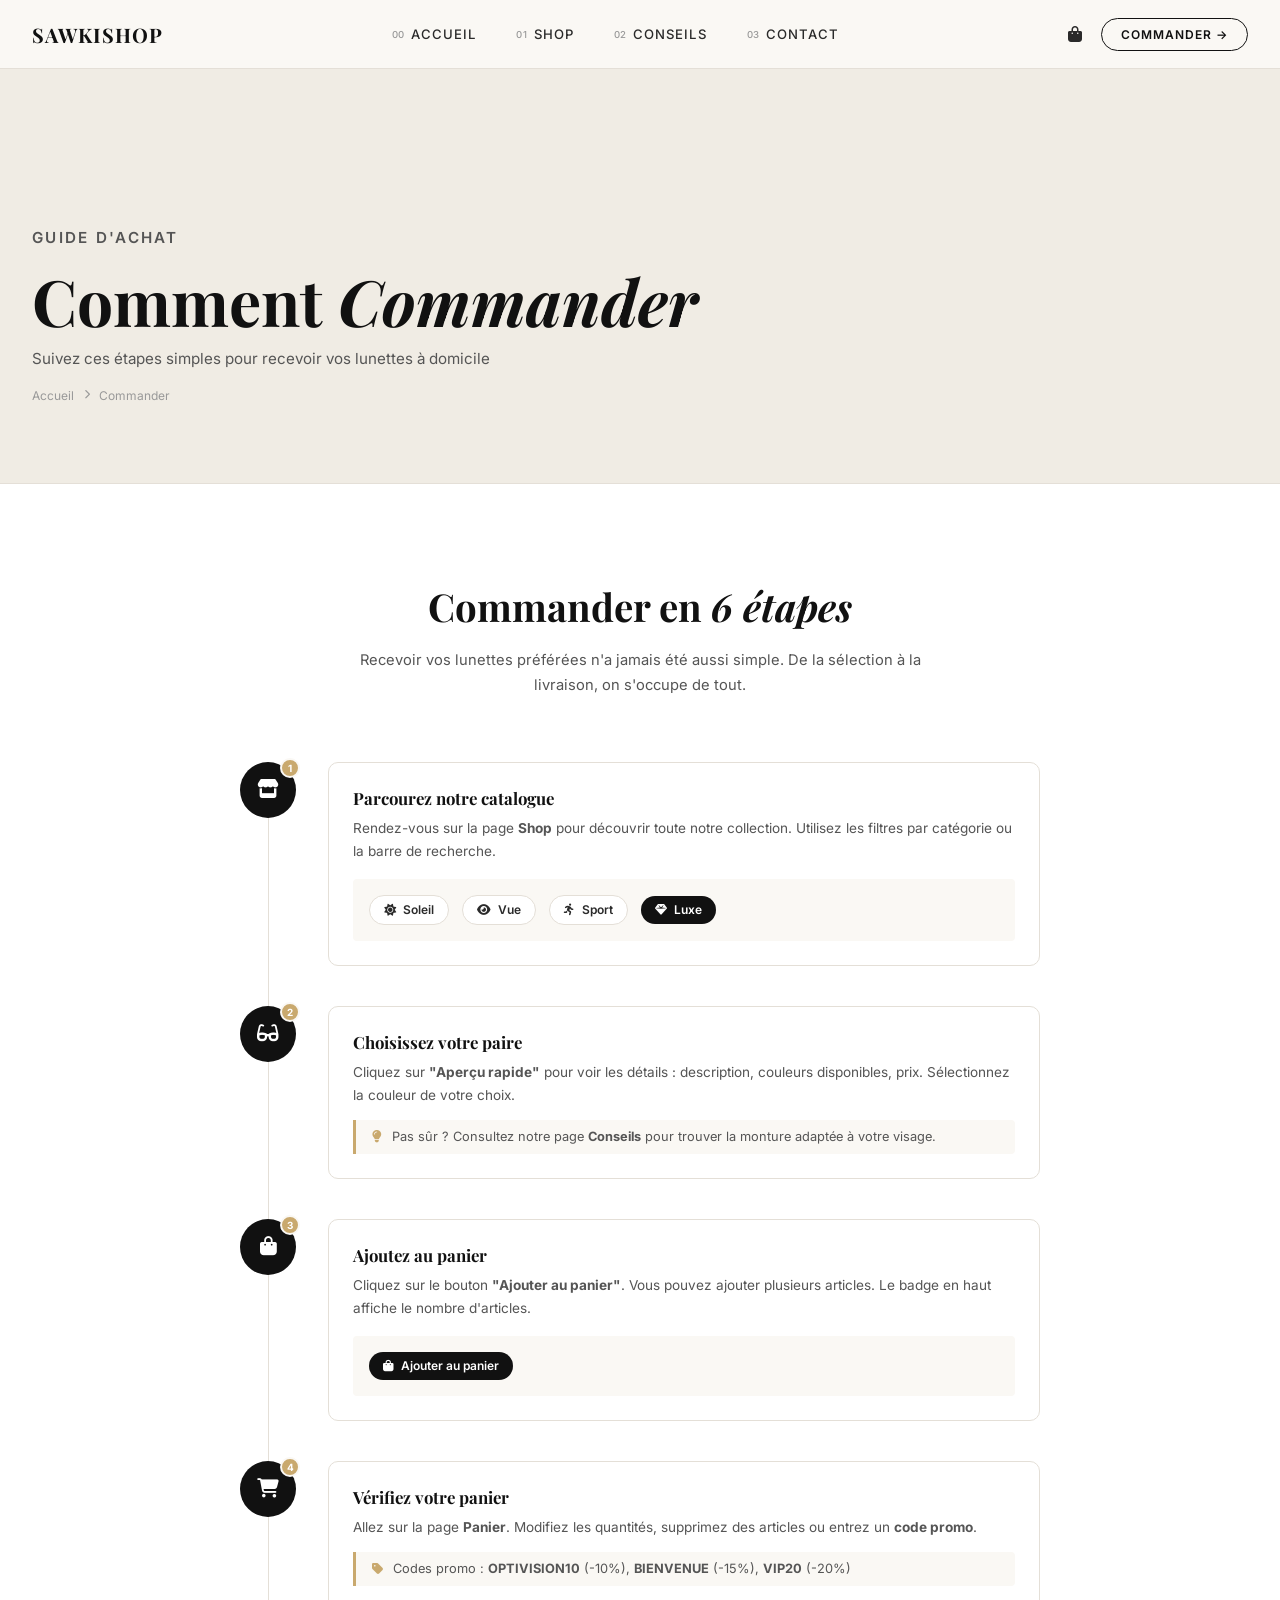
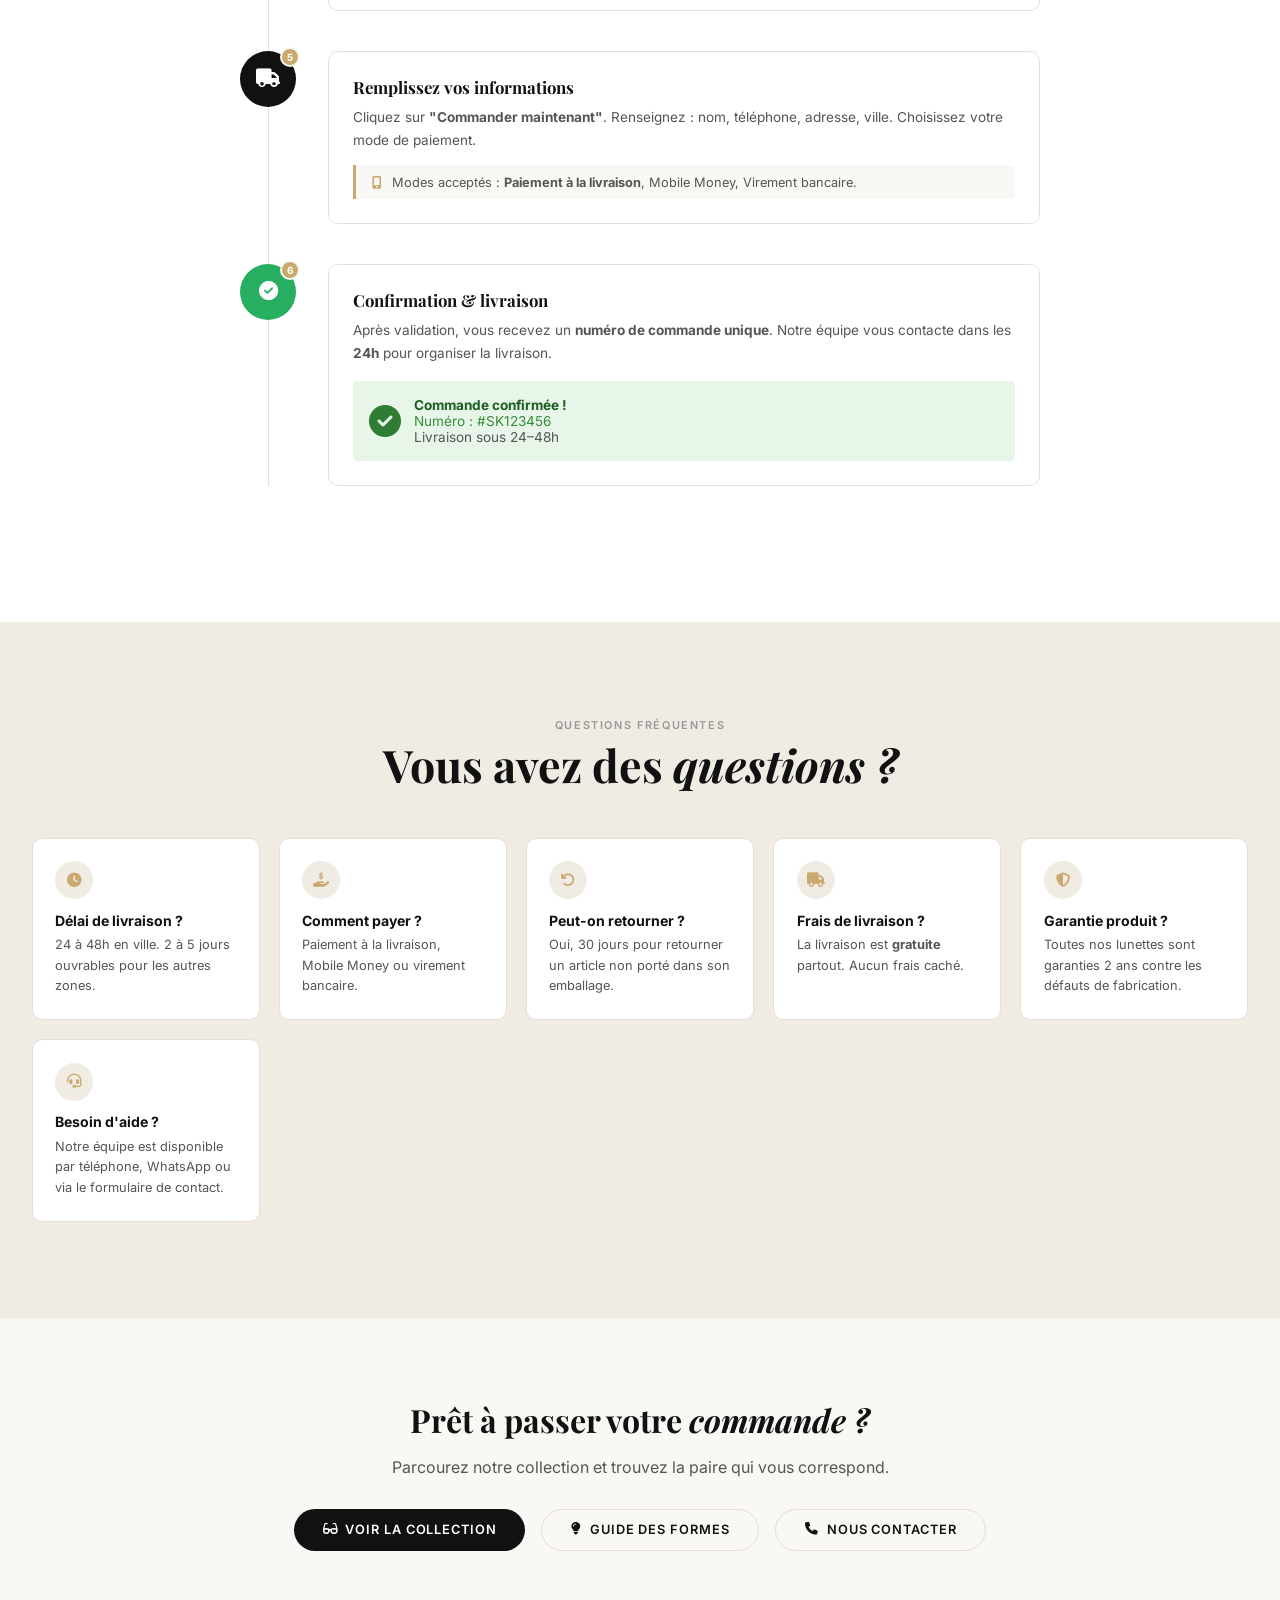
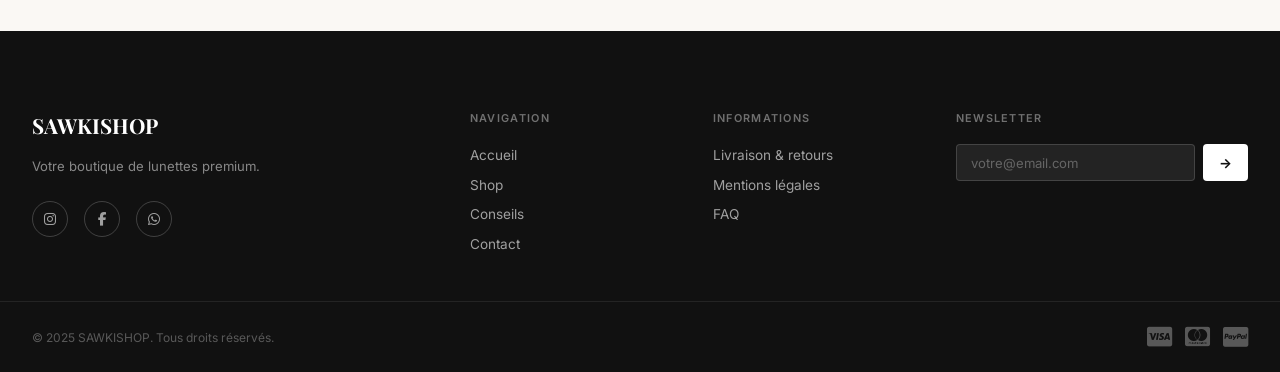
<file: commander.html>
<!DOCTYPE html>
<html lang="fr">
<head>
  <meta charset="UTF-8"/>
  <meta name="viewport" content="width=device-width, initial-scale=1.0"/>
  <title>Comment Commander – SAWKISHOP</title>
  <link rel="stylesheet" href="style.css"/>
  <link rel="stylesheet" href="https://cdnjs.cloudflare.com/ajax/libs/font-awesome/6.5.0/css/all.min.css"/>
</head>
<body>

  <nav class="navbar" id="navbar">
    <div class="nav-inner">
      <a href="index.html" class="logo">SAWKISHOP</a>
      <ul class="nav-links" id="navLinks">
        <li><span class="nav-num">00</span><a href="index.html">Accueil</a></li>
        <li><span class="nav-num">01</span><a href="shop.html">Shop</a></li>
        <li><span class="nav-num">02</span><a href="conseil.html">Conseils</a></li>
        <li><span class="nav-num">03</span><a href="contact.html">Contact</a></li>
      </ul>
      <div class="nav-right">
        <a href="panier.html" class="cart-icon"><i class="fas fa-shopping-bag"></i><span class="cart-count" id="cartBadge2">0</span></a>
        <a href="shop.html" class="btn-outline-nav">Commander →</a>
        <button class="hamburger" id="hamburger"><i class="fas fa-bars"></i></button>
      </div>
    </div>
  </nav>

  <div class="page-header">
    <div class="wrap">
      <p class="section-tag">Guide d'achat</p>
      <h1>Comment <em>Commander</em></h1>
      <p>Suivez ces étapes simples pour recevoir vos lunettes à domicile</p>
      <div class="breadcrumb"><a href="index.html">Accueil</a><i class="fas fa-chevron-right"></i><span>Commander</span></div>
    </div>
  </div>

  <!-- ÉTAPES -->
  <section class="section" style="background:var(--white);">
    <div class="container">
      <div class="steps-intro">
        <h2>Commander en <em>6 étapes</em></h2>
        <p>Recevoir vos lunettes préférées n'a jamais été aussi simple. De la sélection à la livraison, on s'occupe de tout.</p>
      </div>
      <div class="timeline">
        <div class="timeline-step">
          <div class="step-icon-wrap"><i class="fas fa-store"></i><span class="step-num">1</span></div>
          <div class="step-body">
            <h3>Parcourez notre catalogue</h3>
            <p>Rendez-vous sur la page <strong>Shop</strong> pour découvrir toute notre collection. Utilisez les filtres par catégorie ou la barre de recherche.</p>
            <div class="step-screenshot"><span class="mock-btn light"><i class="fas fa-sun"></i> Soleil</span><span class="mock-btn light"><i class="fas fa-eye"></i> Vue</span><span class="mock-btn light"><i class="fas fa-person-running"></i> Sport</span><span class="mock-btn blue"><i class="fas fa-gem"></i> Luxe</span></div>
          </div>
        </div>
        <div class="timeline-step">
          <div class="step-icon-wrap"><i class="fas fa-glasses"></i><span class="step-num">2</span></div>
          <div class="step-body">
            <h3>Choisissez votre paire</h3>
            <p>Cliquez sur <strong>"Aperçu rapide"</strong> pour voir les détails : description, couleurs disponibles, prix. Sélectionnez la couleur de votre choix.</p>
            <div class="step-tip"><i class="fas fa-lightbulb"></i> Pas sûr ? Consultez notre page <strong>Conseils</strong> pour trouver la monture adaptée à votre visage.</div>
          </div>
        </div>
        <div class="timeline-step">
          <div class="step-icon-wrap"><i class="fas fa-shopping-bag"></i><span class="step-num">3</span></div>
          <div class="step-body">
            <h3>Ajoutez au panier</h3>
            <p>Cliquez sur le bouton <strong>"Ajouter au panier"</strong>. Vous pouvez ajouter plusieurs articles. Le badge en haut affiche le nombre d'articles.</p>
            <div class="step-screenshot"><span class="mock-btn blue"><i class="fas fa-shopping-bag"></i> Ajouter au panier</span></div>
          </div>
        </div>
        <div class="timeline-step">
          <div class="step-icon-wrap"><i class="fas fa-cart-shopping"></i><span class="step-num">4</span></div>
          <div class="step-body">
            <h3>Vérifiez votre panier</h3>
            <p>Allez sur la page <strong>Panier</strong>. Modifiez les quantités, supprimez des articles ou entrez un <strong>code promo</strong>.</p>
            <div class="step-tip"><i class="fas fa-tag"></i> Codes promo : <strong>OPTIVISION10</strong> (-10%), <strong>BIENVENUE</strong> (-15%), <strong>VIP20</strong> (-20%)</div>
          </div>
        </div>
        <div class="timeline-step">
          <div class="step-icon-wrap"><i class="fas fa-truck"></i><span class="step-num">5</span></div>
          <div class="step-body">
            <h3>Remplissez vos informations</h3>
            <p>Cliquez sur <strong>"Commander maintenant"</strong>. Renseignez : nom, téléphone, adresse, ville. Choisissez votre mode de paiement.</p>
            <div class="step-tip"><i class="fas fa-mobile-alt"></i> Modes acceptés : <strong>Paiement à la livraison</strong>, Mobile Money, Virement bancaire.</div>
          </div>
        </div>
        <div class="timeline-step">
          <div class="step-icon-wrap" style="background:#27ae60;"><i class="fas fa-check-circle"></i><span class="step-num">6</span></div>
          <div class="step-body">
            <h3>Confirmation & livraison</h3>
            <p>Après validation, vous recevez un <strong>numéro de commande unique</strong>. Notre équipe vous contacte dans les <strong>24h</strong> pour organiser la livraison.</p>
            <div class="step-screenshot" style="background:#e8f5e9;border-color:#a5d6a7;"><i class="fas fa-check-circle" style="font-size:2rem;color:#2e7d32;"></i><div style="font-size:.85rem;text-align:left;"><strong style="color:#1b5e20;">Commande confirmée !</strong><br/><span style="color:#388e3c;">Numéro : #SK123456</span><br/><span style="color:var(--text-2);">Livraison sous 24–48h</span></div></div>
          </div>
        </div>
      </div>
    </div>
  </section>

  <!-- FAQ RAPIDE -->
  <section class="section" style="background:var(--cream-dark);">
    <div class="container">
      <div class="section-header">
        <p class="section-tag">Questions fréquentes</p>
        <h2>Vous avez des <em>questions ?</em></h2>
      </div>
      <div class="quick-faq-grid">
        <div class="qfaq-card"><div class="qfaq-icon"><i class="fas fa-clock"></i></div><h4>Délai de livraison ?</h4><p>24 à 48h en ville. 2 à 5 jours ouvrables pour les autres zones.</p></div>
        <div class="qfaq-card"><div class="qfaq-icon"><i class="fas fa-hand-holding-usd"></i></div><h4>Comment payer ?</h4><p>Paiement à la livraison, Mobile Money ou virement bancaire.</p></div>
        <div class="qfaq-card"><div class="qfaq-icon"><i class="fas fa-undo"></i></div><h4>Peut-on retourner ?</h4><p>Oui, 30 jours pour retourner un article non porté dans son emballage.</p></div>
        <div class="qfaq-card"><div class="qfaq-icon"><i class="fas fa-truck"></i></div><h4>Frais de livraison ?</h4><p>La livraison est <strong>gratuite</strong> partout. Aucun frais caché.</p></div>
        <div class="qfaq-card"><div class="qfaq-icon"><i class="fas fa-shield-alt"></i></div><h4>Garantie produit ?</h4><p>Toutes nos lunettes sont garanties 2 ans contre les défauts de fabrication.</p></div>
        <div class="qfaq-card"><div class="qfaq-icon"><i class="fas fa-headset"></i></div><h4>Besoin d'aide ?</h4><p>Notre équipe est disponible par téléphone, WhatsApp ou via le formulaire de contact.</p></div>
      </div>
    </div>
  </section>

  <!-- CTA FINAL -->
  <section class="cta-commander">
    <div class="container">
      <h2>Prêt à passer votre <em>commande ?</em></h2>
      <p>Parcourez notre collection et trouvez la paire qui vous correspond.</p>
      <div class="cta-btns">
        <a href="shop.html" class="btn-primary"><i class="fas fa-glasses"></i> Voir la collection</a>
        <a href="conseil.html" class="btn-ghost"><i class="fas fa-lightbulb"></i> Guide des formes</a>
        <a href="contact.html" class="btn-ghost"><i class="fas fa-phone"></i> Nous contacter</a>
      </div>
    </div>
  </section>

  <footer class="footer">
    <div class="footer-top"><div class="wrap footer-grid">
      <div class="footer-col footer-brand-col"><a href="index.html" class="footer-logo">SAWKISHOP</a><p>Votre boutique de lunettes premium.</p><div class="footer-social"><a href="#"><i class="fab fa-instagram"></i></a><a href="#"><i class="fab fa-facebook-f"></i></a><a href="#"><i class="fab fa-whatsapp"></i></a></div></div>
      <div class="footer-col"><h5>Navigation</h5><ul><li><a href="index.html">Accueil</a></li><li><a href="shop.html">Shop</a></li><li><a href="conseil.html">Conseils</a></li><li><a href="contact.html">Contact</a></li></ul></div>
      <div class="footer-col"><h5>Informations</h5><ul><li><a href="#">Livraison & retours</a></li><li><a href="#">Mentions légales</a></li><li><a href="#">FAQ</a></li></ul></div>
      <div class="footer-col"><h5>Newsletter</h5><form class="nl-form" onsubmit="subscribeNewsletter(event)"><input type="email" placeholder="votre@email.com" required/><button type="submit">→</button></form></div>
    </div></div>
    <div class="footer-bottom"><div class="wrap footer-bottom-inner"><span>© 2025 SAWKISHOP. Tous droits réservés.</span><div class="footer-pay"><i class="fab fa-cc-visa"></i><i class="fab fa-cc-mastercard"></i><i class="fab fa-cc-paypal"></i></div></div></div>
  </footer>

  <div class="toast" id="toast"><i class="fas fa-check-circle"></i> <span id="toastMsg"></span></div>
  <script src="data.js"></script><script src="cart.js"></script><script src="main.js"></script>
</body>
</html>
</file>
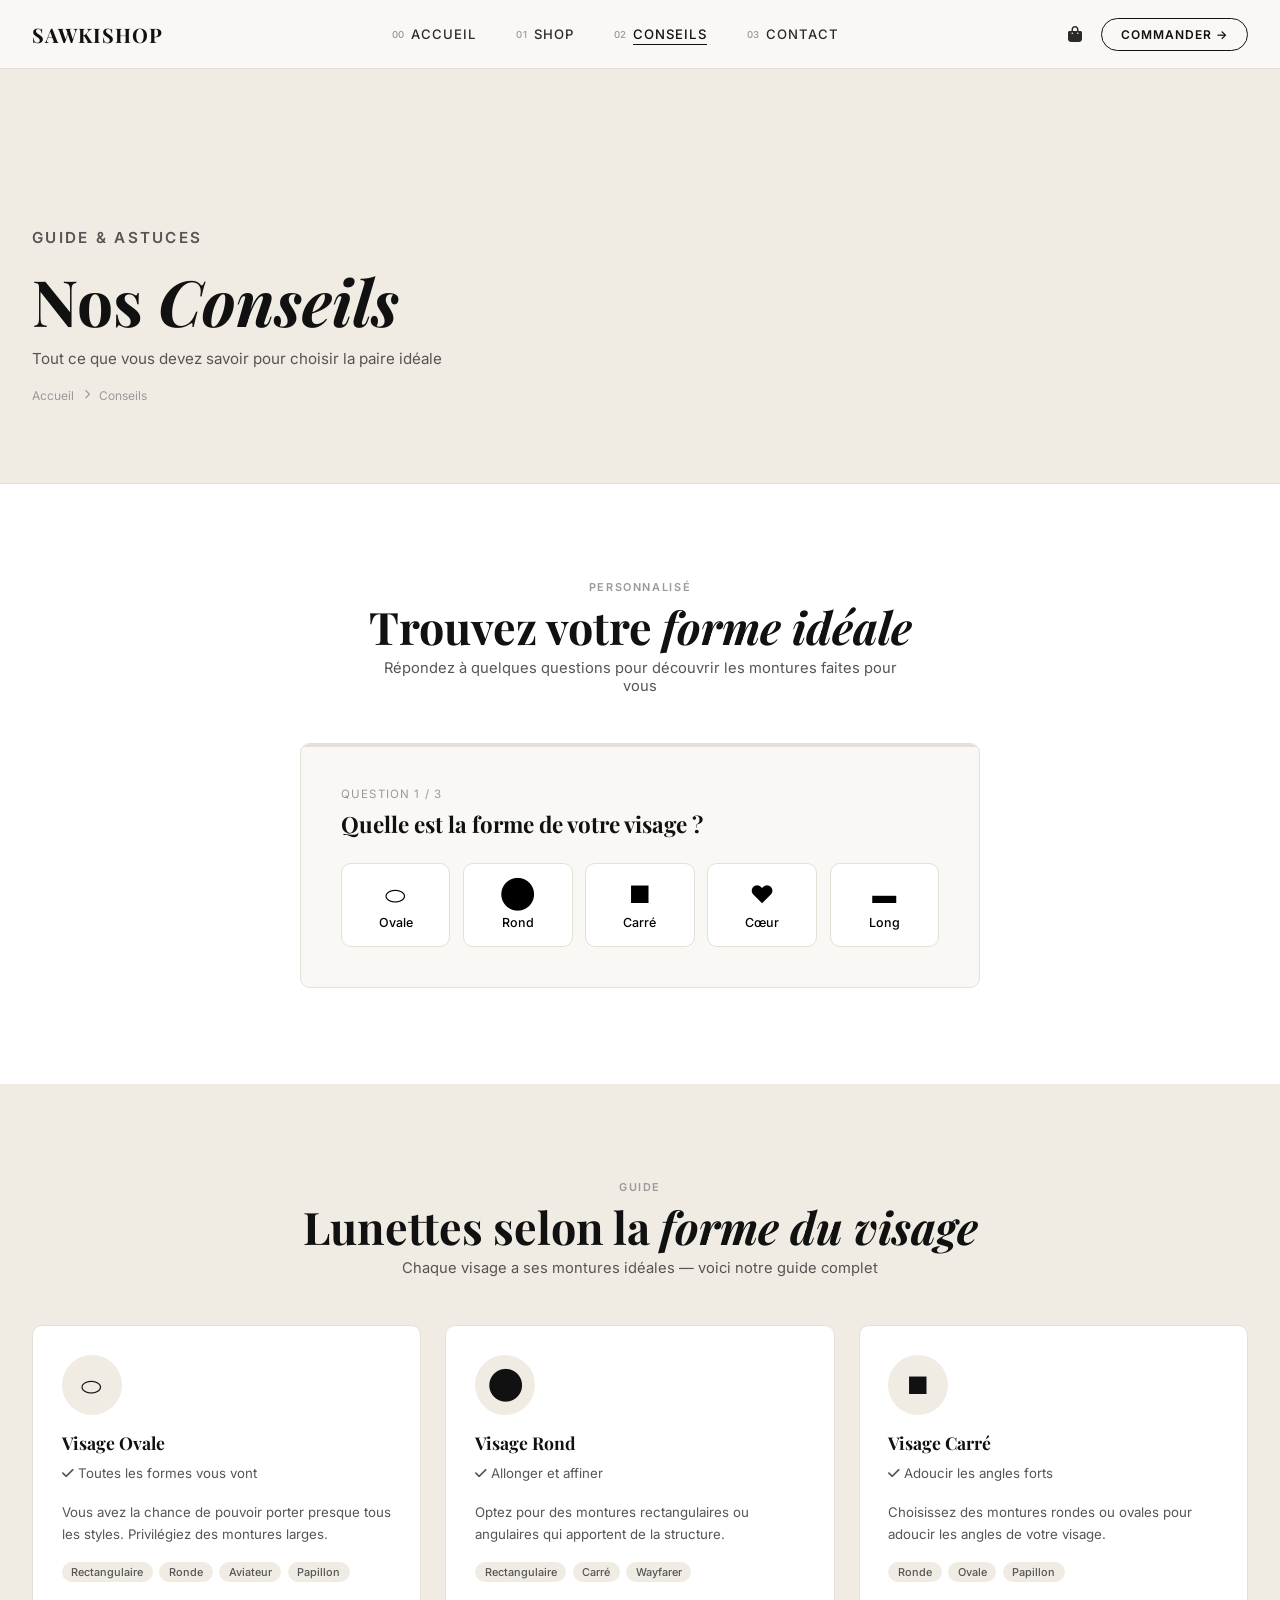
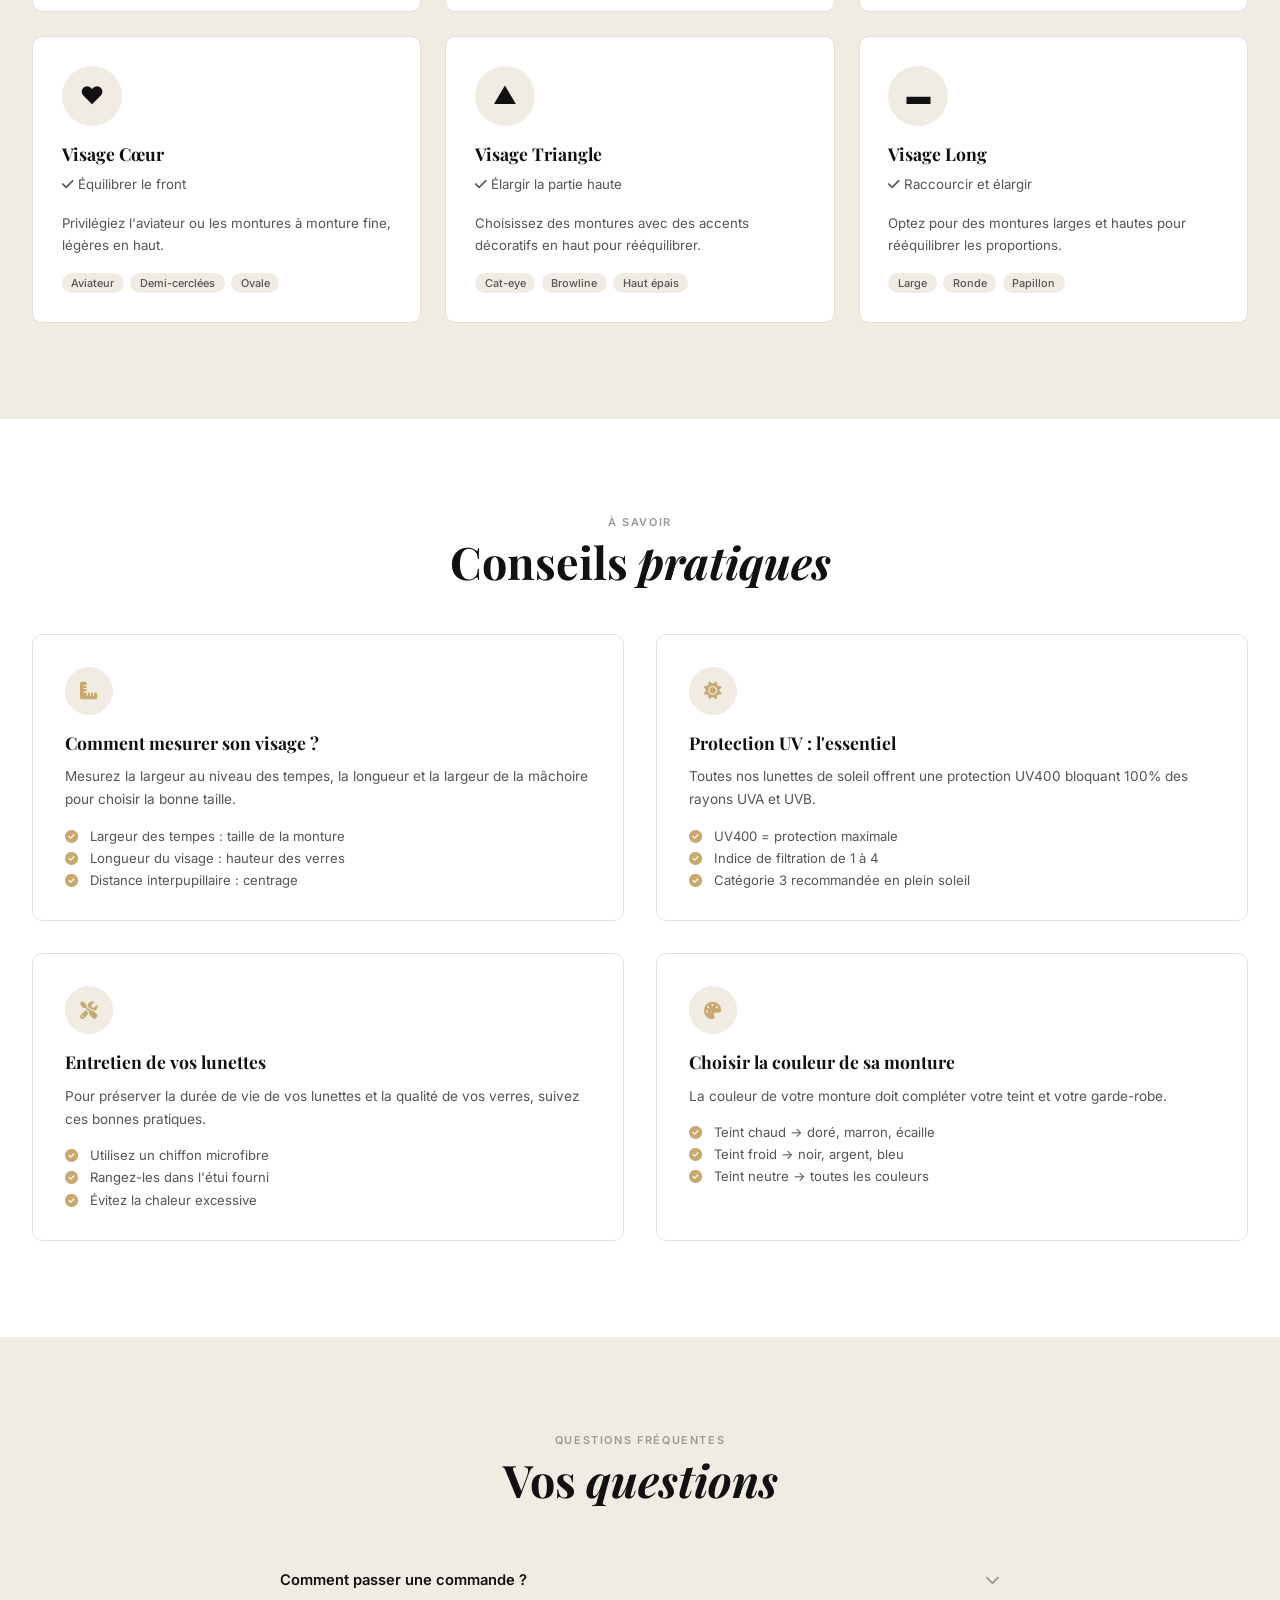
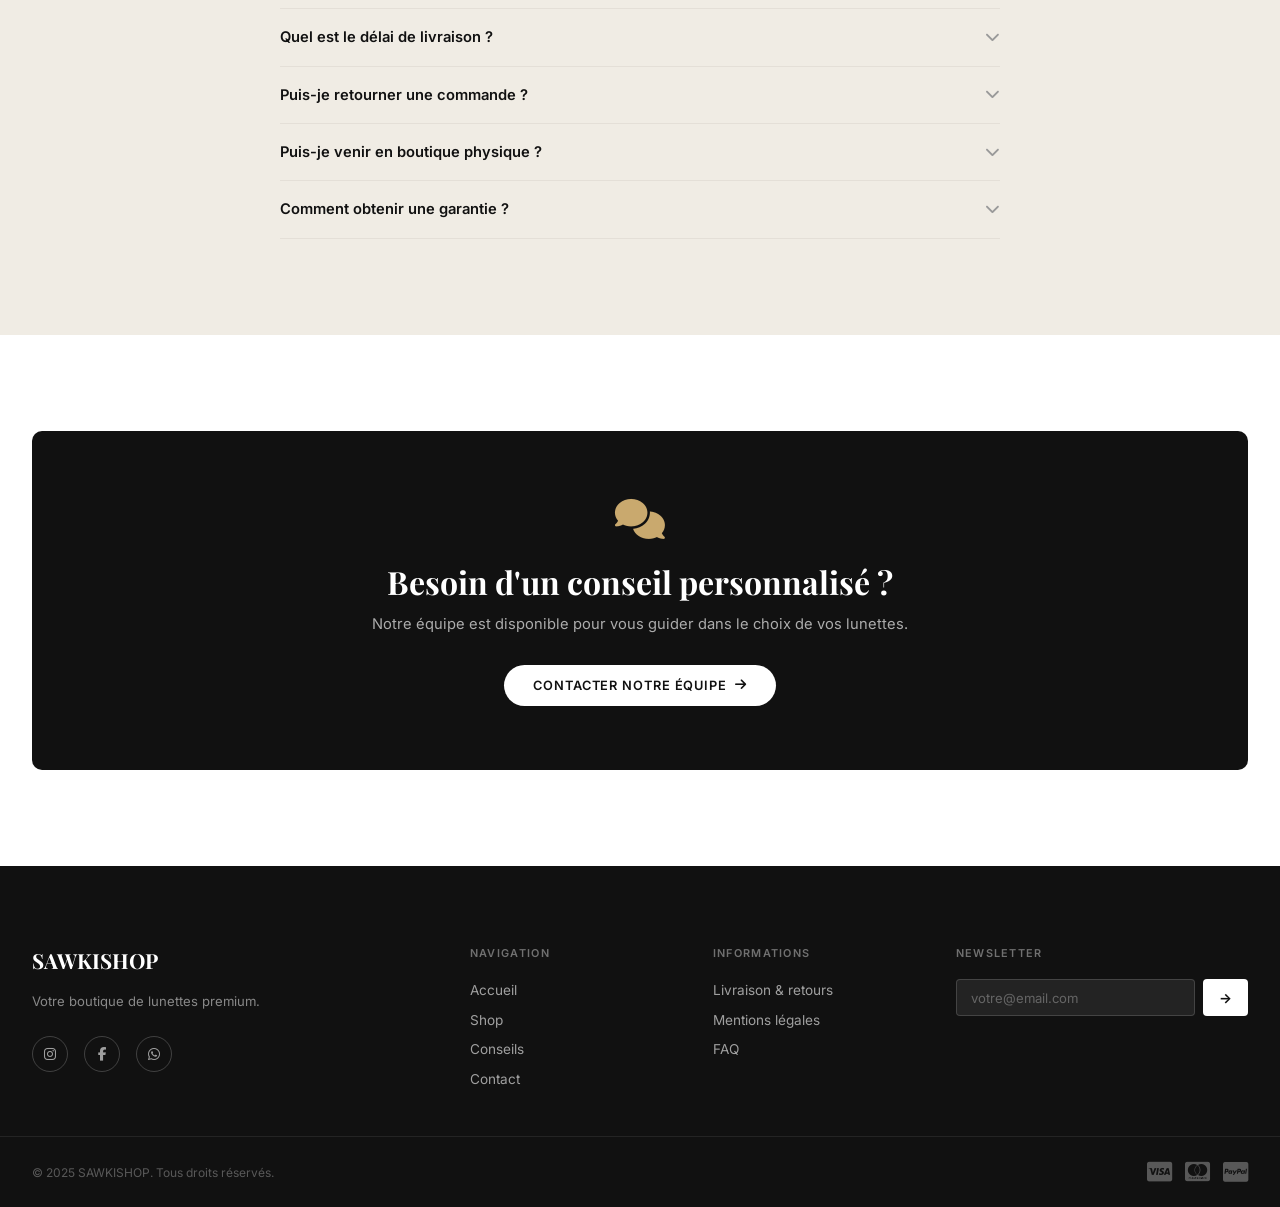
<file: conseil.html>
<!DOCTYPE html>
<html lang="fr">
<head>
  <meta charset="UTF-8"/>
  <meta name="viewport" content="width=device-width, initial-scale=1.0"/>
  <title>Conseils – SAWKISHOP</title>
  <link rel="stylesheet" href="style.css"/>
  <link rel="stylesheet" href="https://cdnjs.cloudflare.com/ajax/libs/font-awesome/6.5.0/css/all.min.css"/>
</head>
<body>

  <nav class="navbar" id="navbar">
    <div class="nav-inner">
      <a href="index.html" class="logo">SAWKISHOP</a>
      <ul class="nav-links" id="navLinks">
        <li><span class="nav-num">00</span><a href="index.html">Accueil</a></li>
        <li><span class="nav-num">01</span><a href="shop.html">Shop</a></li>
        <li><span class="nav-num">02</span><a href="conseil.html" class="active">Conseils</a></li>
        <li><span class="nav-num">03</span><a href="contact.html">Contact</a></li>
      </ul>
      <div class="nav-right">
        <a href="panier.html" class="cart-icon"><i class="fas fa-shopping-bag"></i><span class="cart-count" id="cartBadge2">0</span></a>
        <a href="shop.html" class="btn-outline-nav">Commander →</a>
        <button class="hamburger" id="hamburger"><i class="fas fa-bars"></i></button>
      </div>
    </div>
  </nav>

  <div class="page-header">
    <div class="wrap">
      <p class="section-tag">Guide & astuces</p>
      <h1>Nos <em>Conseils</em></h1>
      <p>Tout ce que vous devez savoir pour choisir la paire idéale</p>
      <div class="breadcrumb"><a href="index.html">Accueil</a><i class="fas fa-chevron-right"></i><span>Conseils</span></div>
    </div>
  </div>

  <!-- QUIZ -->
  <section class="quiz-section section">
    <div class="container">
      <div class="section-header">
        <p class="section-tag">Personnalisé</p>
        <h2>Trouvez votre <em>forme idéale</em></h2>
        <p class="section-sub">Répondez à quelques questions pour découvrir les montures faites pour vous</p>
      </div>
      <div class="quiz-card" id="quizCard">
        <div class="quiz-progress"><div class="quiz-progress-bar" id="quizProgressBar" style="width:0%"></div></div>
        <div id="quizContent"></div>
      </div>
    </div>
  </section>

  <!-- GUIDE FORMES -->
  <section class="face-guide section">
    <div class="container">
      <div class="section-header">
        <p class="section-tag">Guide</p>
        <h2>Lunettes selon la <em>forme du visage</em></h2>
        <p class="section-sub">Chaque visage a ses montures idéales — voici notre guide complet</p>
      </div>
      <div class="face-grid">
        <div class="face-card">
          <div class="face-shape"><div class="face-icon">⬭</div></div>
          <h3>Visage Ovale</h3>
          <p class="face-good"><i class="fas fa-check"></i> Toutes les formes vous vont</p>
          <p>Vous avez la chance de pouvoir porter presque tous les styles. Privilégiez des montures larges.</p>
          <div class="face-tags"><span>Rectangulaire</span><span>Ronde</span><span>Aviateur</span><span>Papillon</span></div>
        </div>
        <div class="face-card">
          <div class="face-shape"><div class="face-icon">⬤</div></div>
          <h3>Visage Rond</h3>
          <p class="face-good"><i class="fas fa-check"></i> Allonger et affiner</p>
          <p>Optez pour des montures rectangulaires ou angulaires qui apportent de la structure.</p>
          <div class="face-tags"><span>Rectangulaire</span><span>Carré</span><span>Wayfarer</span></div>
        </div>
        <div class="face-card">
          <div class="face-shape"><div class="face-icon">■</div></div>
          <h3>Visage Carré</h3>
          <p class="face-good"><i class="fas fa-check"></i> Adoucir les angles forts</p>
          <p>Choisissez des montures rondes ou ovales pour adoucir les angles de votre visage.</p>
          <div class="face-tags"><span>Ronde</span><span>Ovale</span><span>Papillon</span></div>
        </div>
        <div class="face-card">
          <div class="face-shape"><div class="face-icon">♥</div></div>
          <h3>Visage Cœur</h3>
          <p class="face-good"><i class="fas fa-check"></i> Équilibrer le front</p>
          <p>Privilégiez l'aviateur ou les montures à monture fine, légères en haut.</p>
          <div class="face-tags"><span>Aviateur</span><span>Demi-cerclées</span><span>Ovale</span></div>
        </div>
        <div class="face-card">
          <div class="face-shape"><div class="face-icon">▲</div></div>
          <h3>Visage Triangle</h3>
          <p class="face-good"><i class="fas fa-check"></i> Élargir la partie haute</p>
          <p>Choisissez des montures avec des accents décoratifs en haut pour rééquilibrer.</p>
          <div class="face-tags"><span>Cat-eye</span><span>Browline</span><span>Haut épais</span></div>
        </div>
        <div class="face-card">
          <div class="face-shape"><div class="face-icon">▬</div></div>
          <h3>Visage Long</h3>
          <p class="face-good"><i class="fas fa-check"></i> Raccourcir et élargir</p>
          <p>Optez pour des montures larges et hautes pour rééquilibrer les proportions.</p>
          <div class="face-tags"><span>Large</span><span>Ronde</span><span>Papillon</span></div>
        </div>
      </div>
    </div>
  </section>

  <!-- CONSEILS PRATIQUES -->
  <section class="section" style="background:var(--white);">
    <div class="container">
      <div class="section-header">
        <p class="section-tag">À savoir</p>
        <h2>Conseils <em>pratiques</em></h2>
      </div>
      <div class="tips-grid">
        <div class="tip-card">
          <div class="tip-icon"><i class="fas fa-ruler-combined"></i></div>
          <h3>Comment mesurer son visage ?</h3>
          <p>Mesurez la largeur au niveau des tempes, la longueur et la largeur de la mâchoire pour choisir la bonne taille.</p>
          <ul class="tip-list">
            <li><i class="fas fa-check-circle"></i> Largeur des tempes : taille de la monture</li>
            <li><i class="fas fa-check-circle"></i> Longueur du visage : hauteur des verres</li>
            <li><i class="fas fa-check-circle"></i> Distance interpupillaire : centrage</li>
          </ul>
        </div>
        <div class="tip-card">
          <div class="tip-icon"><i class="fas fa-sun"></i></div>
          <h3>Protection UV : l'essentiel</h3>
          <p>Toutes nos lunettes de soleil offrent une protection UV400 bloquant 100% des rayons UVA et UVB.</p>
          <ul class="tip-list">
            <li><i class="fas fa-check-circle"></i> UV400 = protection maximale</li>
            <li><i class="fas fa-check-circle"></i> Indice de filtration de 1 à 4</li>
            <li><i class="fas fa-check-circle"></i> Catégorie 3 recommandée en plein soleil</li>
          </ul>
        </div>
        <div class="tip-card">
          <div class="tip-icon"><i class="fas fa-tools"></i></div>
          <h3>Entretien de vos lunettes</h3>
          <p>Pour préserver la durée de vie de vos lunettes et la qualité de vos verres, suivez ces bonnes pratiques.</p>
          <ul class="tip-list">
            <li><i class="fas fa-check-circle"></i> Utilisez un chiffon microfibre</li>
            <li><i class="fas fa-check-circle"></i> Rangez-les dans l'étui fourni</li>
            <li><i class="fas fa-check-circle"></i> Évitez la chaleur excessive</li>
          </ul>
        </div>
        <div class="tip-card">
          <div class="tip-icon"><i class="fas fa-palette"></i></div>
          <h3>Choisir la couleur de sa monture</h3>
          <p>La couleur de votre monture doit compléter votre teint et votre garde-robe.</p>
          <ul class="tip-list">
            <li><i class="fas fa-check-circle"></i> Teint chaud → doré, marron, écaille</li>
            <li><i class="fas fa-check-circle"></i> Teint froid → noir, argent, bleu</li>
            <li><i class="fas fa-check-circle"></i> Teint neutre → toutes les couleurs</li>
          </ul>
        </div>
      </div>
    </div>
  </section>

  <!-- FAQ -->
  <section class="section" style="background:var(--cream-dark);">
    <div class="container">
      <div class="section-header">
        <p class="section-tag">Questions fréquentes</p>
        <h2>Vos <em>questions</em></h2>
      </div>
      <div class="faq-list" id="faqList">
        <div class="faq-item"><button class="faq-question" onclick="toggleFaq(this)">Comment passer une commande ? <i class="fas fa-chevron-down"></i></button><div class="faq-answer"><p>Parcourez notre catalogue dans la section Shop, ajoutez les lunettes de votre choix au panier, puis remplissez vos informations de livraison.</p></div></div>
        <div class="faq-item"><button class="faq-question" onclick="toggleFaq(this)">Quel est le délai de livraison ? <i class="fas fa-chevron-down"></i></button><div class="faq-answer"><p>Nous livrons généralement en 24 à 48h en ville, et 2 à 5 jours ouvrables pour les autres zones.</p></div></div>
        <div class="faq-item"><button class="faq-question" onclick="toggleFaq(this)">Puis-je retourner une commande ? <i class="fas fa-chevron-down"></i></button><div class="faq-answer"><p>Oui, vous disposez de 30 jours après réception pour retourner un article non porté dans son emballage d'origine.</p></div></div>
        <div class="faq-item"><button class="faq-question" onclick="toggleFaq(this)">Puis-je venir en boutique physique ? <i class="fas fa-chevron-down"></i></button><div class="faq-answer"><p>Absolument ! Notre boutique est ouverte du lundi au samedi de 9h à 19h. Venez essayer nos lunettes directement sur place.</p></div></div>
        <div class="faq-item"><button class="faq-question" onclick="toggleFaq(this)">Comment obtenir une garantie ? <i class="fas fa-chevron-down"></i></button><div class="faq-answer"><p>Toutes nos lunettes sont garanties 2 ans contre les défauts de fabrication. Conservez votre reçu de commande.</p></div></div>
      </div>
    </div>
  </section>

  <!-- CTA -->
  <section class="section" style="background:var(--white);">
    <div class="container">
      <div class="cta-contact-box">
        <div class="cta-contact-icon"><i class="fas fa-comments"></i></div>
        <h2>Besoin d'un conseil personnalisé ?</h2>
        <p>Notre équipe est disponible pour vous guider dans le choix de vos lunettes.</p>
        <a href="contact.html" class="btn-primary" style="background:var(--white);color:var(--black);">Contacter notre équipe <i class="fas fa-arrow-right"></i></a>
      </div>
    </div>
  </section>

  <footer class="footer">
    <div class="footer-top"><div class="wrap footer-grid">
      <div class="footer-col footer-brand-col"><a href="index.html" class="footer-logo">SAWKISHOP</a><p>Votre boutique de lunettes premium.</p><div class="footer-social"><a href="#"><i class="fab fa-instagram"></i></a><a href="#"><i class="fab fa-facebook-f"></i></a><a href="#"><i class="fab fa-whatsapp"></i></a></div></div>
      <div class="footer-col"><h5>Navigation</h5><ul><li><a href="index.html">Accueil</a></li><li><a href="shop.html">Shop</a></li><li><a href="conseil.html">Conseils</a></li><li><a href="contact.html">Contact</a></li></ul></div>
      <div class="footer-col"><h5>Informations</h5><ul><li><a href="#">Livraison & retours</a></li><li><a href="#">Mentions légales</a></li><li><a href="#">FAQ</a></li></ul></div>
      <div class="footer-col"><h5>Newsletter</h5><form class="nl-form" onsubmit="subscribeNewsletter(event)"><input type="email" placeholder="votre@email.com" required/><button type="submit">→</button></form></div>
    </div></div>
    <div class="footer-bottom"><div class="wrap footer-bottom-inner"><span>© 2025 SAWKISHOP. Tous droits réservés.</span><div class="footer-pay"><i class="fab fa-cc-visa"></i><i class="fab fa-cc-mastercard"></i><i class="fab fa-cc-paypal"></i></div></div></div>
  </footer>

  <div class="toast" id="toast"><i class="fas fa-check-circle"></i> <span id="toastMsg"></span></div>
  <script src="data.js"></script><script src="cart.js"></script><script src="main.js"></script>
</body>
</html>
</file>
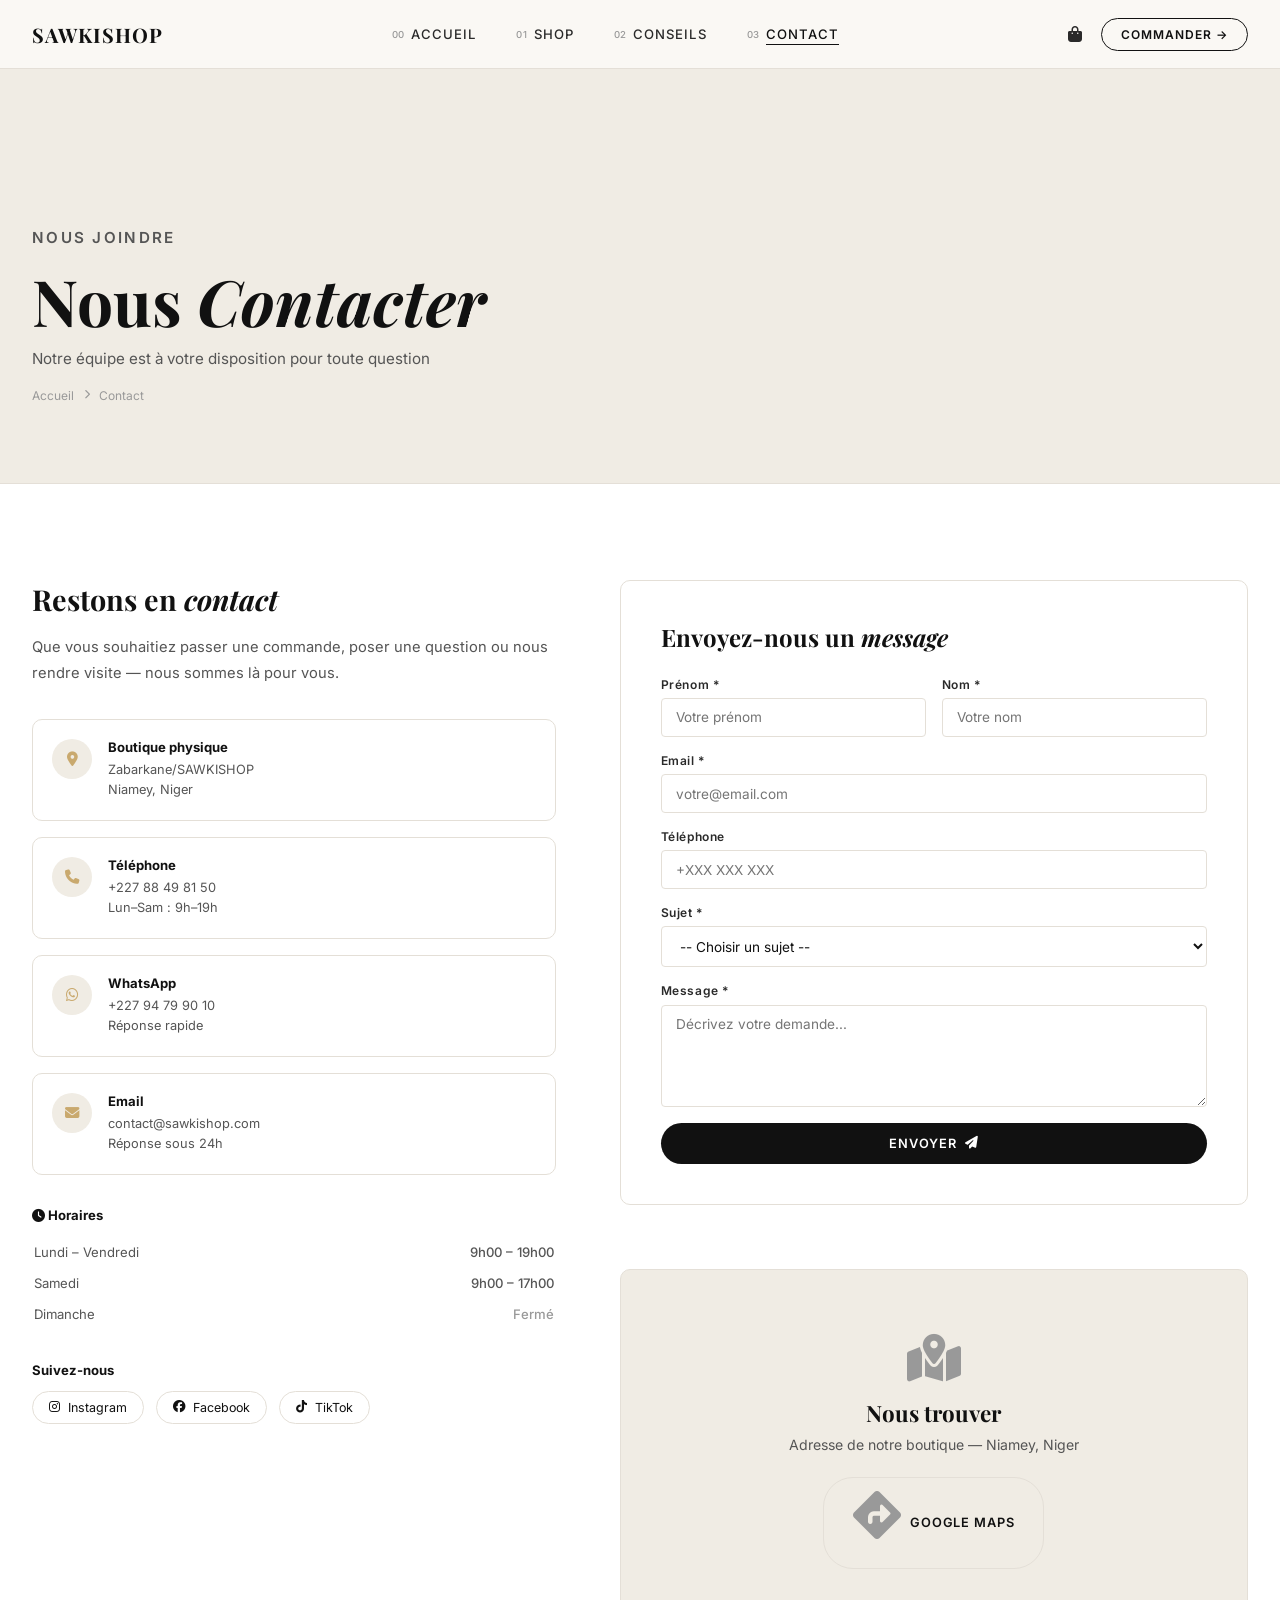
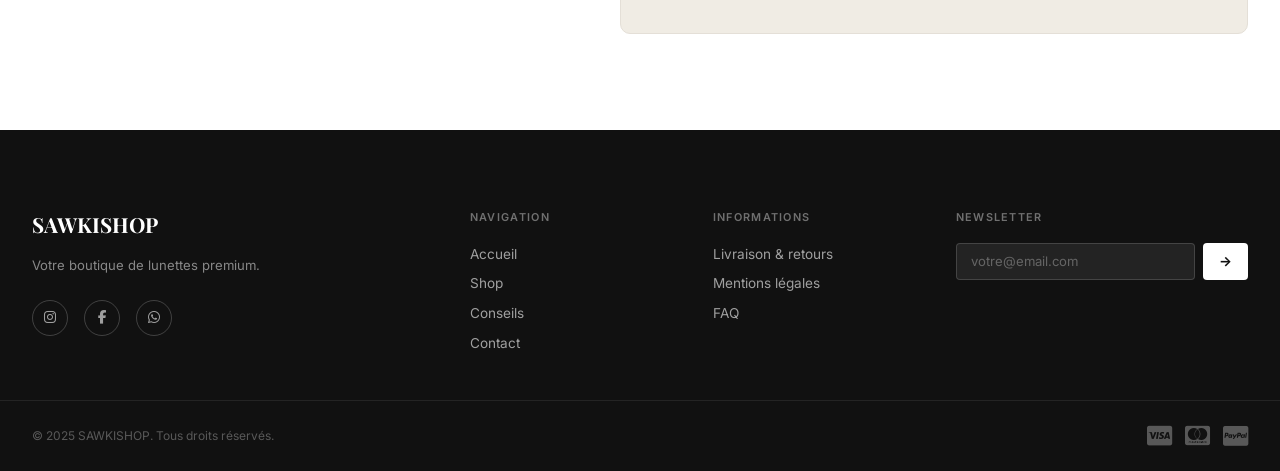
<file: contact.html>
<!DOCTYPE html>
<html lang="fr">
<head>
  <meta charset="UTF-8"/>
  <meta name="viewport" content="width=device-width, initial-scale=1.0"/>
  <title>Contact – SAWKISHOP</title>
  <link rel="stylesheet" href="style.css"/>
  <link rel="stylesheet" href="https://cdnjs.cloudflare.com/ajax/libs/font-awesome/6.5.0/css/all.min.css"/>
</head>
<body>

  <nav class="navbar" id="navbar">
    <div class="nav-inner">
      <a href="index.html" class="logo">SAWKISHOP</a>
      <ul class="nav-links" id="navLinks">
        <li><span class="nav-num">00</span><a href="index.html">Accueil</a></li>
        <li><span class="nav-num">01</span><a href="shop.html">Shop</a></li>
        <li><span class="nav-num">02</span><a href="conseil.html">Conseils</a></li>
        <li><span class="nav-num">03</span><a href="contact.html" class="active">Contact</a></li>
      </ul>
      <div class="nav-right">
        <a href="panier.html" class="cart-icon"><i class="fas fa-shopping-bag"></i><span class="cart-count" id="cartBadge2">0</span></a>
        <a href="shop.html" class="btn-outline-nav">Commander →</a>
        <button class="hamburger" id="hamburger"><i class="fas fa-bars"></i></button>
      </div>
    </div>
  </nav>

  <div class="page-header">
    <div class="wrap">
      <p class="section-tag">Nous joindre</p>
      <h1>Nous <em>Contacter</em></h1>
      <p>Notre équipe est à votre disposition pour toute question</p>
      <div class="breadcrumb"><a href="index.html">Accueil</a><i class="fas fa-chevron-right"></i><span>Contact</span></div>
    </div>
  </div>

  <section class="section" style="background:var(--white);">
    <div class="container">
      <div class="contact-layout">
        <div class="contact-info">
          <h2 style="font-family:var(--font-serif);font-size:1.8rem;margin-bottom:1rem;">Restons en <em>contact</em></h2>
          <p class="contact-intro">Que vous souhaitiez passer une commande, poser une question ou nous rendre visite — nous sommes là pour vous.</p>
          <div class="contact-cards">
            <div class="contact-card"><div class="contact-card-icon"><i class="fas fa-map-marker-alt"></i></div><div><h4>Boutique physique</h4><p>Zabarkane/SAWKISHOP<br/>Niamey, Niger</p></div></div>
            <div class="contact-card"><div class="contact-card-icon"><i class="fas fa-phone"></i></div><div><h4>Téléphone</h4><p>+227 88 49 81 50<br/>Lun–Sam : 9h–19h</p></div></div>
            <div class="contact-card"><div class="contact-card-icon"><i class="fab fa-whatsapp"></i></div><div><h4>WhatsApp</h4><p>+227 94 79 90 10<br/>Réponse rapide</p></div></div>
            <div class="contact-card"><div class="contact-card-icon"><i class="fas fa-envelope"></i></div><div><h4>Email</h4><p>contact@sawkishop.com<br/>Réponse sous 24h</p></div></div>
          </div>
          <div class="horaires">
            <h4><i class="fas fa-clock"></i> Horaires</h4>
            <table><tr><td>Lundi – Vendredi</td><td>9h00 – 19h00</td></tr><tr><td>Samedi</td><td>9h00 – 17h00</td></tr><tr><td>Dimanche</td><td class="closed">Fermé</td></tr></table>
          </div>
          <div class="social-contact">
            <h4>Suivez-nous</h4>
            <a href="#" class="social-link-big"><i class="fab fa-instagram"></i> Instagram</a>
            <a href="#" class="social-link-big"><i class="fab fa-facebook"></i> Facebook</a>
            <a href="#" class="social-link-big"><i class="fab fa-tiktok"></i> TikTok</a>
          </div>
        </div>
        <div>
          <div class="contact-form-card">
            <h2>Envoyez-nous un <em>message</em></h2>
            <form id="contactForm" onsubmit="sendContact(event)">
              <div class="form-row">
                <div class="form-group"><label>Prénom *</label><input type="text" placeholder="Votre prénom" required/></div>
                <div class="form-group"><label>Nom *</label><input type="text" placeholder="Votre nom" required/></div>
              </div>
              <div class="form-group"><label>Email *</label><input type="email" placeholder="votre@email.com" required/></div>
              <div class="form-group"><label>Téléphone</label><input type="tel" placeholder="+XXX XXX XXX"/></div>
              <div class="form-group">
                <label>Sujet *</label>
                <select required>
                  <option value="">-- Choisir un sujet --</option>
                  <option>Commande en ligne</option>
                  <option>Information produit</option>
                  <option>Livraison</option>
                  <option>Retour / Échange</option>
                  <option>Conseil lunettes</option>
                  <option>Autre</option>
                </select>
              </div>
              <div class="form-group"><label>Message *</label><textarea rows="5" placeholder="Décrivez votre demande..." required></textarea></div>
              <button type="submit" class="btn-primary btn-full">Envoyer <i class="fas fa-paper-plane"></i></button>
            </form>
          </div>
          <div class="map-section">
            <div class="map-placeholder">
              <i class="fas fa-map-marked-alt"></i>
              <h3>Nous trouver</h3>
              <p>Adresse de notre boutique — Niamey, Niger</p>
              <a href="https://maps.google.com" target="_blank" class="btn-ghost"><i class="fas fa-directions"></i> Google Maps</a>
            </div>
          </div>
        </div>
      </div>
    </div>
  </section>

  <footer class="footer">
    <div class="footer-top"><div class="wrap footer-grid">
      <div class="footer-col footer-brand-col"><a href="index.html" class="footer-logo">SAWKISHOP</a><p>Votre boutique de lunettes premium.</p><div class="footer-social"><a href="#"><i class="fab fa-instagram"></i></a><a href="#"><i class="fab fa-facebook-f"></i></a><a href="#"><i class="fab fa-whatsapp"></i></a></div></div>
      <div class="footer-col"><h5>Navigation</h5><ul><li><a href="index.html">Accueil</a></li><li><a href="shop.html">Shop</a></li><li><a href="conseil.html">Conseils</a></li><li><a href="contact.html">Contact</a></li></ul></div>
      <div class="footer-col"><h5>Informations</h5><ul><li><a href="#">Livraison & retours</a></li><li><a href="#">Mentions légales</a></li><li><a href="#">FAQ</a></li></ul></div>
      <div class="footer-col"><h5>Newsletter</h5><form class="nl-form" onsubmit="subscribeNewsletter(event)"><input type="email" placeholder="votre@email.com" required/><button type="submit">→</button></form></div>
    </div></div>
    <div class="footer-bottom"><div class="wrap footer-bottom-inner"><span>© 2025 SAWKISHOP. Tous droits réservés.</span><div class="footer-pay"><i class="fab fa-cc-visa"></i><i class="fab fa-cc-mastercard"></i><i class="fab fa-cc-paypal"></i></div></div></div>
  </footer>

  <div class="toast" id="toast"><i class="fas fa-check-circle"></i> <span id="toastMsg"></span></div>
  <script src="data.js"></script><script src="cart.js"></script><script src="main.js"></script>
</body>
</html>
</file>
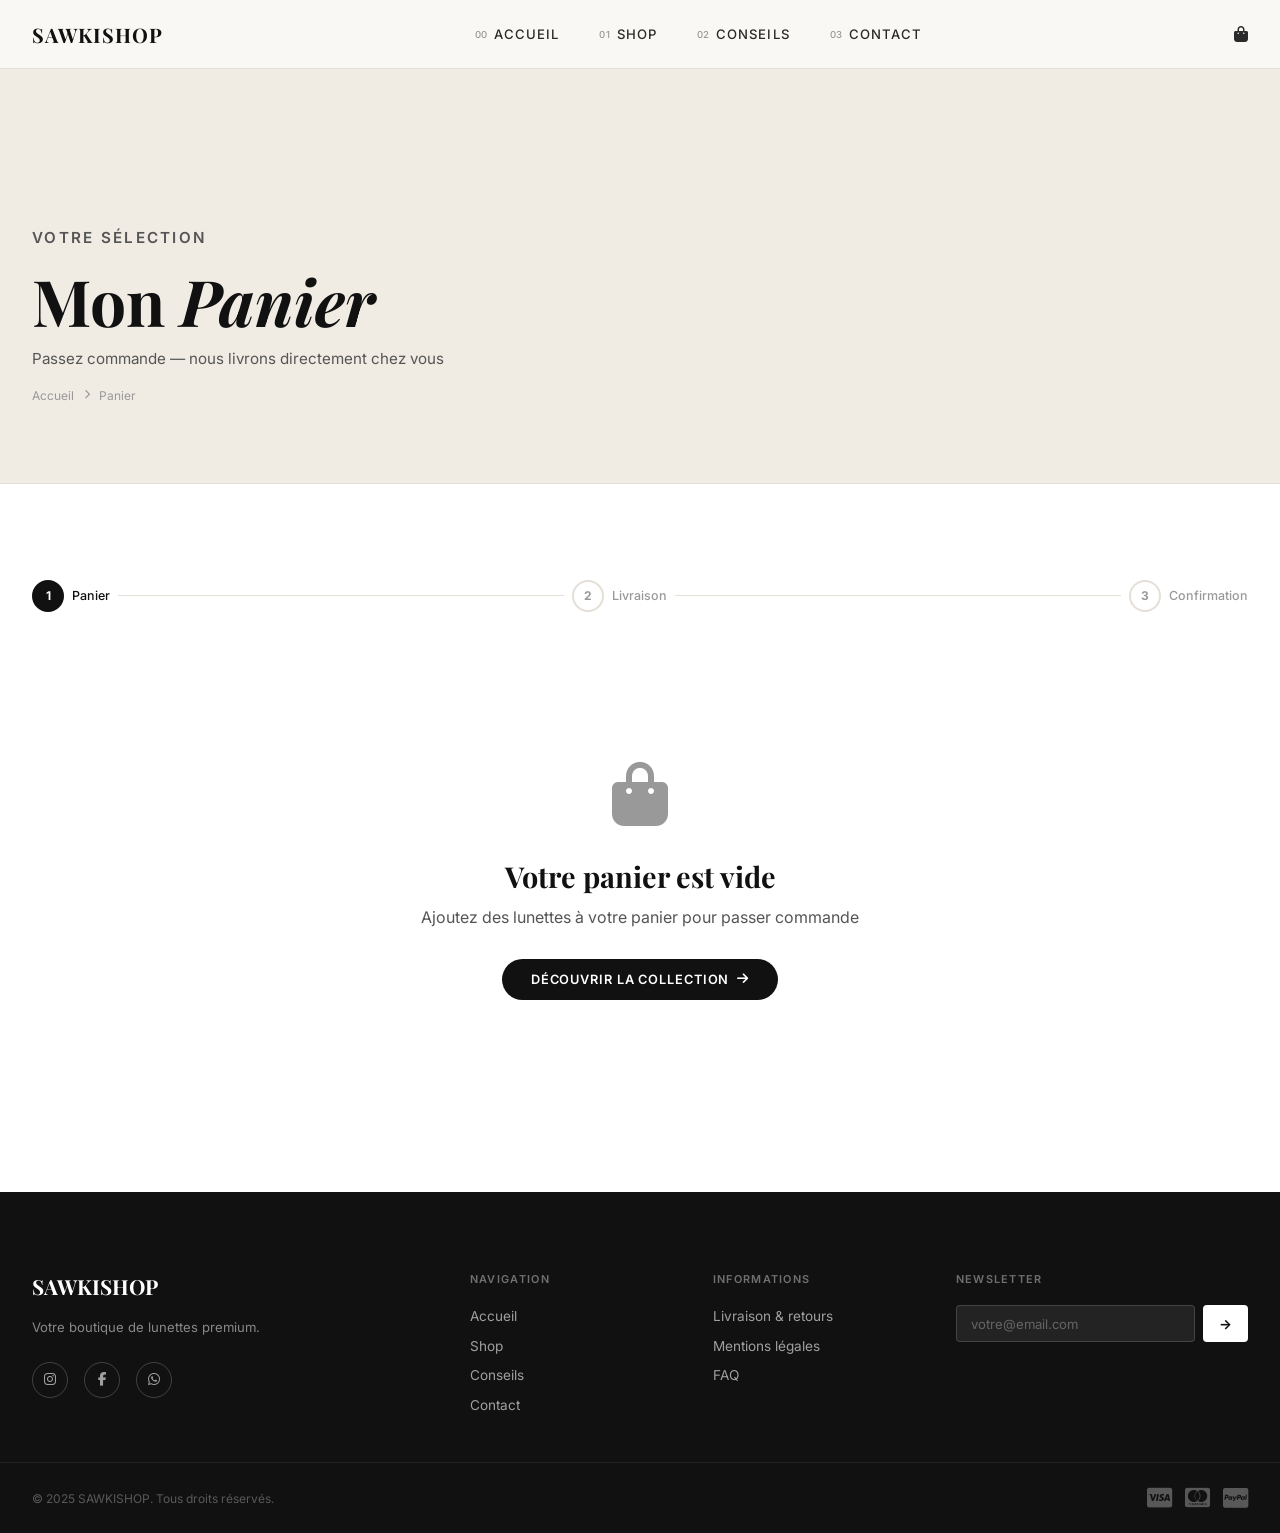
<file: panier.html>
<!DOCTYPE html>
<html lang="fr">
<head>
  <meta charset="UTF-8"/>
  <meta name="viewport" content="width=device-width, initial-scale=1.0"/>
  <title>Panier – SAWKISHOP</title>
  <link rel="stylesheet" href="style.css"/>
  <link rel="stylesheet" href="https://cdnjs.cloudflare.com/ajax/libs/font-awesome/6.5.0/css/all.min.css"/>
</head>
<body>

  <nav class="navbar" id="navbar">
    <div class="nav-inner">
      <a href="index.html" class="logo">SAWKISHOP</a>
      <ul class="nav-links" id="navLinks">
        <li><span class="nav-num">00</span><a href="index.html">Accueil</a></li>
        <li><span class="nav-num">01</span><a href="shop.html">Shop</a></li>
        <li><span class="nav-num">02</span><a href="conseil.html">Conseils</a></li>
        <li><span class="nav-num">03</span><a href="contact.html">Contact</a></li>
      </ul>
      <div class="nav-right">
        <a href="panier.html" class="cart-icon"><i class="fas fa-shopping-bag"></i><span class="cart-count" id="cartBadge2">0</span></a>
        <button class="hamburger" id="hamburger"><i class="fas fa-bars"></i></button>
      </div>
    </div>
  </nav>

  <div class="page-header">
    <div class="wrap">
      <p class="section-tag">Votre sélection</p>
      <h1>Mon <em>Panier</em></h1>
      <p>Passez commande — nous livrons directement chez vous</p>
      <div class="breadcrumb">
        <a href="index.html">Accueil</a>
        <i class="fas fa-chevron-right"></i>
        <span>Panier</span>
      </div>
    </div>
  </div>

  <section class="cart-section section">
    <div class="container">
      <div class="order-steps">
        <div class="step active" id="step1"><div class="step-num">1</div><span>Panier</span></div>
        <div class="step-line"></div>
        <div class="step" id="step2"><div class="step-num">2</div><span>Livraison</span></div>
        <div class="step-line"></div>
        <div class="step" id="step3"><div class="step-num">3</div><span>Confirmation</span></div>
      </div>

      <div class="cart-layout" id="cartLayout">
        <div class="cart-items-section">
          <div class="cart-items-header">
            <h2>Articles (<span id="cartItemCount">0</span>)</h2>
            <button class="clear-cart-btn" onclick="clearCart()"><i class="fas fa-trash"></i> Vider le panier</button>
          </div>
          <div id="cartItems"></div>
        </div>
        <div class="cart-summary">
          <h2>Résumé</h2>
          <div class="summary-lines">
            <div class="summary-line"><span>Sous-total</span><span id="summarySubtotal">0 FCFA</span></div>
            <div class="summary-line"><span>Livraison</span><span id="summaryShipping" class="text-green">Gratuite</span></div>
            <div class="summary-line promoLine" id="promoLine" style="display:none">
              <span>Réduction (<span id="promoCode"></span>)</span>
              <span id="promoAmount" class="text-green"></span>
            </div>
            <div class="summary-divider"></div>
            <div class="summary-line total-line"><span><strong>Total</strong></span><span id="summaryTotal"><strong>0 FCFA</strong></span></div>
          </div>
          <div class="promo-input-section">
            <p>Code promo</p>
            <div class="promo-input">
              <input type="text" id="promoInput" placeholder="Votre code"/>
              <button onclick="applyPromo()">Appliquer</button>
            </div>
            <p class="promo-hint" id="promoHint"></p>
          </div>
          <button class="btn-primary btn-full" onclick="goToCheckout()">Commander maintenant <i class="fas fa-arrow-right"></i></button>
          <a href="shop.html" class="continue-shopping"><i class="fas fa-arrow-left"></i> Continuer mes achats</a>
        </div>
      </div>

      <div class="empty-cart" id="emptyCart" style="display:none">
        <div class="empty-cart-icon"><i class="fas fa-shopping-bag"></i></div>
        <h2>Votre panier est vide</h2>
        <p>Ajoutez des lunettes à votre panier pour passer commande</p>
        <a href="shop.html" class="btn-primary">Découvrir la collection <i class="fas fa-arrow-right"></i></a>
      </div>
    </div>
  </section>

  <!-- CHECKOUT MODAL -->
  <div class="checkout-overlay" id="checkoutOverlay">
    <div class="checkout-modal" id="checkoutModal">
      <button class="modal-close" onclick="closeCheckout()"><i class="fas fa-times"></i></button>
      <h2><i class="fas fa-truck"></i> Informations de livraison</h2>
      <form id="checkoutForm" onsubmit="submitOrder(event)">
        <div class="form-row">
          <div class="form-group"><label>Prénom *</label><input type="text" id="firstName" placeholder="Votre prénom" required/></div>
          <div class="form-group"><label>Nom *</label><input type="text" id="lastName" placeholder="Votre nom" required/></div>
        </div>
        <div class="form-group"><label>Téléphone *</label><input type="tel" id="phone" placeholder="+XXX XXX XXX" required/></div>
        <div class="form-group"><label>Email</label><input type="email" id="email" placeholder="votre@email.com"/></div>
        <div class="form-group"><label>Adresse *</label><input type="text" id="address" placeholder="Numéro et nom de rue" required/></div>
        <div class="form-row">
          <div class="form-group"><label>Ville *</label><input type="text" id="city" placeholder="Votre ville" required/></div>
          <div class="form-group"><label>Quartier</label><input type="text" id="district" placeholder="Quartier / zone"/></div>
        </div>
        <div class="form-group">
          <label>Mode de paiement *</label>
          <div class="payment-methods">
            <label class="payment-option"><input type="radio" name="payment" value="livraison" checked/><span><i class="fas fa-hand-holding-usd"></i> Paiement à la livraison</span></label>
            <label class="payment-option"><input type="radio" name="payment" value="mobile"/><span><i class="fas fa-mobile-alt"></i> Mobile Money</span></label>
            <label class="payment-option"><input type="radio" name="payment" value="virement"/><span><i class="fas fa-university"></i> Virement bancaire</span></label>
          </div>
        </div>
        <div class="form-group"><label>Note (optionnel)</label><textarea id="orderNote" rows="3" placeholder="Instructions pour la livraison..."></textarea></div>
        <div class="order-recap" id="orderRecap"></div>
        <button type="submit" class="btn-primary btn-full"><i class="fas fa-check-circle"></i> Confirmer la commande</button>
      </form>
    </div>
  </div>

  <!-- CONFIRMATION -->
  <div class="confirmation-overlay" id="confirmationOverlay">
    <div class="confirmation-modal">
      <div class="confirmation-icon"><i class="fas fa-check-circle"></i></div>
      <h2>Commande confirmée !</h2>
      <p id="confirmationMsg">Merci pour votre commande. Nous vous contacterons sous peu.</p>
      <div class="confirmation-details" id="confirmationDetails"></div>
      <a href="shop.html" class="btn-primary">Continuer mes achats</a>
    </div>
  </div>

  <footer class="footer">
    <div class="footer-top">
      <div class="wrap footer-grid">
        <div class="footer-col footer-brand-col">
          <a href="index.html" class="footer-logo">SAWKISHOP</a>
          <p>Votre boutique de lunettes premium.</p>
          <div class="footer-social"><a href="#"><i class="fab fa-instagram"></i></a><a href="#"><i class="fab fa-facebook-f"></i></a><a href="#"><i class="fab fa-whatsapp"></i></a></div>
        </div>
        <div class="footer-col"><h5>Navigation</h5><ul><li><a href="index.html">Accueil</a></li><li><a href="shop.html">Shop</a></li><li><a href="conseil.html">Conseils</a></li><li><a href="contact.html">Contact</a></li></ul></div>
        <div class="footer-col"><h5>Informations</h5><ul><li><a href="#">Livraison & retours</a></li><li><a href="#">Mentions légales</a></li><li><a href="#">FAQ</a></li></ul></div>
        <div class="footer-col"><h5>Newsletter</h5><form class="nl-form" onsubmit="subscribeNewsletter(event)"><input type="email" placeholder="votre@email.com" required/><button type="submit">→</button></form></div>
      </div>
    </div>
    <div class="footer-bottom"><div class="wrap footer-bottom-inner"><span>© 2025 SAWKISHOP. Tous droits réservés.</span><div class="footer-pay"><i class="fab fa-cc-visa"></i><i class="fab fa-cc-mastercard"></i><i class="fab fa-cc-paypal"></i></div></div></div>
  </footer>

  <div class="toast" id="toast"><i class="fas fa-check-circle"></i> <span id="toastMsg"></span></div>
  <script src="data.js"></script><script src="cart.js"></script><script src="main.js"></script>
</body>
</html>
</file>
<file: style.css>
﻿/* ============================================
   SAWKISHOP — Style Éditorial Magazine
   ============================================ */

@import url('https://fonts.googleapis.com/css2?family=Playfair+Display:ital,wght@0,400;0,600;0,700;0,900;1,400;1,700&family=Inter:wght@300;400;500;600&display=swap');

/* ── VARIABLES ─────────────────────────────── */
:root {
  --cream:       #faf8f4;
  --cream-dark:  #f0ece4;
  --cream-border:#e8e2d9;
  --black:       #111111;
  --charcoal:    #2a2a2a;
  --text-2:      #555555;
  --text-3:      #999999;
  --gold:        #c9a96e;
  --white:       #ffffff;
  --border:      #e4dfd7;
  --font-serif:  'Playfair Display', Georgia, serif;
  --font-sans:   'Inter', sans-serif;
  --trans:       0.3s ease;
  --radius:      4px;
  --radius-lg:   10px;
  --shadow:      0 4px 24px rgba(0,0,0,0.07);
  --shadow-lg:   0 12px 48px rgba(0,0,0,0.12);
}

/* ── RESET ─────────────────────────────────── */
*, *::before, *::after { box-sizing: border-box; margin: 0; padding: 0; }
html { scroll-behavior: smooth; font-size: 16px; }
body { font-family: var(--font-sans); background: var(--cream); color: var(--black); -webkit-font-smoothing: antialiased; }
a { text-decoration: none; color: inherit; }
ul { list-style: none; }
img { display: block; max-width: 100%; }
button { cursor: pointer; border: none; background: none; font-family: inherit; }

/* ── NAVBAR ────────────────────────────────── */
.navbar {
  position: fixed; top: 0; left: 0; right: 0; z-index: 1000;
  background: rgba(250,248,244,0.97);
  border-bottom: 1px solid var(--border);
  backdrop-filter: blur(10px);
  transition: box-shadow var(--trans);
}
.navbar.scrolled { box-shadow: var(--shadow); }
.nav-inner {
  max-width: 1280px; margin: 0 auto;
  display: flex; align-items: center; justify-content: space-between;
  padding: 0 2rem; height: 68px;
}
.logo {
  font-family: var(--font-serif); font-size: 1.25rem;
  font-weight: 700; letter-spacing: 0.05em;
  color: var(--black); flex-shrink: 0;
}
.nav-links {
  display: flex; align-items: center; gap: 2.5rem;
}
.nav-links li { display: flex; align-items: center; gap: 0.4rem; }
.nav-num {
  font-size: 0.6rem; color: var(--text-3);
  font-weight: 500; letter-spacing: 0.05em;
}
.nav-links a {
  font-size: 0.82rem; font-weight: 500;
  letter-spacing: 0.08em; text-transform: uppercase;
  color: var(--charcoal); transition: color var(--trans);
  position: relative;
}
.nav-links a::after {
  content: ''; position: absolute; bottom: -3px; left: 0;
  width: 0; height: 1px; background: var(--black);
  transition: width var(--trans);
}
.nav-links a:hover::after, .nav-links a.active::after { width: 100%; }
.nav-links a:hover, .nav-links a.active { color: var(--black); }
.nav-right { display: flex; align-items: center; gap: 1.2rem; }
.cart-icon {
  position: relative; font-size: 1rem;
  color: var(--charcoal); transition: color var(--trans);
}
.cart-icon:hover { color: var(--black); }
.cart-count {
  position: absolute; top: -7px; right: -8px;
  background: var(--black); color: var(--white);
  font-size: 0.6rem; font-weight: 700;
  min-width: 16px; height: 16px; border-radius: 50%;
  display: flex; align-items: center; justify-content: center;
  padding: 0 3px;
}
.btn-outline-nav {
  font-size: 0.75rem; font-weight: 600;
  letter-spacing: 0.08em; text-transform: uppercase;
  padding: 0.5rem 1.2rem;
  border: 1.5px solid var(--black); border-radius: 30px;
  color: var(--black); transition: all var(--trans);
}
.btn-outline-nav:hover { background: var(--black); color: var(--white); }
.hamburger { display: none; font-size: 1.1rem; color: var(--black); }

/* ── ANNOUNCE BAR ──────────────────────────── */
.announce-bar {
  background: var(--black); color: var(--white);
  text-align: center; padding: 0.55rem 1rem;
  font-size: 0.72rem; letter-spacing: 0.1em; text-transform: uppercase;
  font-weight: 500;
}

/* ── HERO ──────────────────────────────────── */
.hero {
  position: relative; height: 100vh; min-height: 600px;
  display: flex; align-items: flex-end;
  padding-bottom: 8rem;
  overflow: hidden;
}
.hero-bg {
  position: absolute; inset: 0;
  background: url('https://images.unsplash.com/photo-1511499767150-a48a237f0083?w=1600&q=80') center/cover no-repeat;
}
.hero-overlay {
  position: absolute; inset: 0;
  background: linear-gradient(to right, rgba(0,0,0,0.72) 50%, rgba(0,0,0,0.25) 100%);
}
.hero-content {
  position: relative; z-index: 2;
  max-width: 1280px; margin: 0 auto; padding: 0 2rem;
  width: 100%;
}
.hero-label {
  font-size: 0.72rem; letter-spacing: 0.15em; text-transform: uppercase;
  color: rgba(255,255,255,0.65); margin-bottom: 1.2rem; font-weight: 500;
}
.hero-title {
  font-family: var(--font-serif); font-size: clamp(3.5rem, 8vw, 7rem);
  font-weight: 700; color: var(--white); line-height: 1.02;
  margin-bottom: 1.5rem;
}
.hero-title em { font-style: italic; font-weight: 400; }
.hero-desc {
  font-size: 1rem; color: rgba(255,255,255,0.75);
  max-width: 480px; line-height: 1.7; margin-bottom: 2.5rem;
  font-weight: 300;
}
.hero-actions { display: flex; gap: 1rem; flex-wrap: wrap; }
.btn-white {
  background: var(--white); color: var(--black);
  padding: 0.85rem 2rem; border-radius: 30px;
  font-size: 0.82rem; font-weight: 600;
  letter-spacing: 0.06em; text-transform: uppercase;
  transition: all var(--trans);
}
.btn-white:hover { background: var(--cream); transform: translateY(-2px); }
.btn-outline-white {
  border: 1.5px solid rgba(255,255,255,0.6);
  color: var(--white); padding: 0.85rem 2rem; border-radius: 30px;
  font-size: 0.82rem; font-weight: 500;
  letter-spacing: 0.06em; text-transform: uppercase;
  transition: all var(--trans);
}
.btn-outline-white:hover { border-color: var(--white); background: rgba(255,255,255,0.1); }
.scroll-indicator {
  position: absolute; right: 2.5rem; bottom: 3rem; z-index: 2;
  writing-mode: vertical-rl; font-size: 0.65rem;
  letter-spacing: 0.2em; text-transform: uppercase;
  color: rgba(255,255,255,0.5); display: flex; align-items: center; gap: 0.8rem;
}
.scroll-indicator::after {
  content: ''; width: 1px; height: 60px;
  background: rgba(255,255,255,0.3); display: block;
}

/* ── STRIP ─────────────────────────────────── */
.strip {
  background: var(--black); color: var(--white);
  padding: 1rem 2rem; overflow: hidden;
}
.strip-inner {
  display: flex; align-items: center; justify-content: center;
  gap: 2.5rem; flex-wrap: wrap;
  font-size: 0.75rem; letter-spacing: 0.1em; text-transform: uppercase;
  font-weight: 500;
}
.strip-inner i { margin-right: 0.5rem; color: var(--gold); }
.strip-sep { color: rgba(255,255,255,0.2); }

/* ── SECTIONS GENERALES ────────────────────── */
.section { padding: 6rem 0; }
.wrap, .container {
  max-width: 1280px; margin: 0 auto; padding: 0 2rem;
}
.sec-head {
  display: flex; align-items: baseline;
  justify-content: space-between; margin-bottom: 3rem;
}
.sec-head.centered { text-align: center; flex-direction: column; align-items: center; gap: 0.5rem; }
.sec-head h2 {
  font-family: var(--font-serif); font-size: clamp(1.8rem, 3.5vw, 2.8rem);
  font-weight: 700; color: var(--black); line-height: 1.1;
}
.sec-head h2 em { font-style: italic; font-weight: 400; }
.see-all {
  font-size: 0.75rem; letter-spacing: 0.1em; text-transform: uppercase;
  font-weight: 600; color: var(--text-2); border-bottom: 1px solid var(--border);
  padding-bottom: 2px; transition: color var(--trans), border-color var(--trans);
  white-space: nowrap;
}
.see-all:hover { color: var(--black); border-color: var(--black); }
.section-tag {
  font-size: 0.68rem; letter-spacing: 0.15em; text-transform: uppercase;
  color: var(--text-3); font-weight: 600; margin-bottom: 0.5rem;
}

/* ── CATEGORIES ────────────────────────────── */
.sec-categories { padding: 5rem 0; background: var(--white); }
.cat-row {
  display: grid; grid-template-columns: repeat(4, 1fr);
  gap: 1rem;
}
.cat-tile {
  display: flex; flex-direction: column;
  border: 1px solid var(--border); border-radius: var(--radius-lg);
  overflow: hidden; transition: all var(--trans);
  background: var(--cream);
}
.cat-tile:hover { transform: translateY(-4px); box-shadow: var(--shadow); }
.cat-tile-bg {
  height: 180px; display: flex; align-items: center; justify-content: center;
  font-size: 2.5rem; background: var(--cream-dark);
  transition: background var(--trans);
}
.cat-bg-soleil { background: #fff8ee; color: #c9a96e; }
.cat-bg-vue    { background: #eef4ff; color: #5a7fcb; }
.cat-bg-sport  { background: #eefff3; color: #3a9e5a; }
.cat-bg-luxe   { background: #fdf0f8; color: #b05a9a; }
.cat-tile-label { padding: 1rem 1.2rem; }
.cat-tile-label span { font-family: var(--font-serif); font-size: 1.1rem; font-weight: 600; display: block; }
.cat-tile-label small { font-size: 0.75rem; color: var(--text-3); margin-top: 0.2rem; display: block; }

/* ── PRODUCT CARDS ─────────────────────────── */
.products-grid {
  display: grid;
  grid-template-columns: repeat(3, 1fr);
  gap: 2rem;
}
.product-card {
  background: var(--white); border-radius: var(--radius-lg);
  overflow: hidden; border: 1px solid var(--border);
  transition: transform var(--trans), box-shadow var(--trans);
  position: relative;
}
.product-card:hover { transform: translateY(-5px); box-shadow: var(--shadow-lg); }
.product-img-wrap {
  position: relative; aspect-ratio: 1/1; overflow: hidden;
  background: var(--cream-dark);
}
.product-img-wrap img {
  width: 100%; height: 100%; object-fit: cover;
  transition: transform 0.5s ease;
}
.product-card:hover .product-img-wrap img { transform: scale(1.04); }
.product-icon-placeholder {
  width: 100%; height: 100%; display: flex; align-items: center; justify-content: center;
  font-size: 3rem; color: var(--text-3);
}
.product-badge {
  position: absolute; top: 0.8rem; left: 0.8rem;
  font-size: 0.65rem; font-weight: 700; letter-spacing: 0.08em;
  text-transform: uppercase; padding: 0.3rem 0.7rem; border-radius: 20px;
}
.badge-promo { background: var(--black); color: var(--white); }
.badge-new   { background: var(--gold); color: var(--white); }
.badge-special { background: var(--cream-dark); color: var(--charcoal); border: 1px solid var(--border); }
.product-overlay {
  position: absolute; inset: 0;
  background: rgba(0,0,0,0.35);
  display: flex; align-items: center; justify-content: center;
  opacity: 0; transition: opacity var(--trans);
}
.product-card:hover .product-overlay { opacity: 1; }
.quick-view-btn {
  background: var(--white); color: var(--black);
  padding: 0.6rem 1.4rem; border-radius: 30px;
  font-size: 0.75rem; font-weight: 600; letter-spacing: 0.06em;
  text-transform: uppercase; transition: all var(--trans);
  cursor: pointer;
}
.quick-view-btn:hover { background: var(--black); color: var(--white); }
.wishlist-btn {
  position: absolute; top: 0.8rem; right: 0.8rem;
  width: 32px; height: 32px; border-radius: 50%;
  background: rgba(255,255,255,0.9);
  display: flex; align-items: center; justify-content: center;
  font-size: 0.75rem; color: var(--text-3);
  transition: all var(--trans);
}
.wishlist-btn:hover { color: #e74c3c; background: var(--white); }
.product-info { padding: 1.2rem 1.2rem 1.4rem; }
.product-brand {
  font-size: 0.65rem; letter-spacing: 0.12em; text-transform: uppercase;
  color: var(--text-3); font-weight: 600; margin-bottom: 0.4rem;
}
.product-name {
  font-family: var(--font-serif); font-size: 1rem; font-weight: 600;
  color: var(--black); margin-bottom: 0.7rem; line-height: 1.3;
}
.product-colors { display: flex; gap: 0.4rem; margin-bottom: 0.9rem; flex-wrap: wrap; }
.color-dot {
  width: 14px; height: 14px; border-radius: 50%;
  border: 2px solid var(--border); background: var(--charcoal);
  transition: border-color var(--trans); cursor: pointer;
}
.color-dot.active { border-color: var(--black); }
.product-price-row {
  display: flex; align-items: center; justify-content: space-between;
}
.product-prices { display: flex; align-items: baseline; gap: 0.5rem; flex-wrap: wrap; }
.price-current { font-weight: 700; font-size: 1rem; color: var(--black); }
.price-original {
  font-size: 0.8rem; color: var(--text-3);
  text-decoration: line-through;
}
.price-discount {
  font-size: 0.7rem; font-weight: 700; color: var(--gold);
  background: #fdf6ec; padding: 0.15rem 0.4rem; border-radius: 4px;
}
.add-cart-btn {
  width: 36px; height: 36px; border-radius: 50%;
  background: var(--black); color: var(--white);
  display: flex; align-items: center; justify-content: center;
  font-size: 0.85rem; transition: all var(--trans);
  cursor: pointer;
}
.add-cart-btn:hover { background: var(--charcoal); transform: scale(1.08); }
.add-cart-btn.added { background: #27ae60; }

/* ── SPLIT BANNER ──────────────────────────── */
.split-banner {
  display: grid; grid-template-columns: 1fr 1fr;
  min-height: 500px;
}
.split-left {
  background: var(--black); color: var(--white);
  display: flex; align-items: center; padding: 5rem 4rem;
}
.split-left-content { max-width: 460px; }
.split-tag {
  font-size: 0.68rem; letter-spacing: 0.15em; text-transform: uppercase;
  color: var(--gold); font-weight: 600; margin-bottom: 1rem;
}
.split-left-content h2 {
  font-family: var(--font-serif); font-size: clamp(1.8rem,3vw,2.6rem);
  font-weight: 700; line-height: 1.1; margin-bottom: 1.2rem;
}
.split-left-content p { color: rgba(255,255,255,0.7); font-size: 0.92rem; line-height: 1.8; margin-bottom: 2rem; }
.btn-light {
  display: inline-block; padding: 0.75rem 1.8rem; border-radius: 30px;
  border: 1.5px solid rgba(255,255,255,0.4); color: var(--white);
  font-size: 0.78rem; font-weight: 600; letter-spacing: 0.08em; text-transform: uppercase;
  transition: all var(--trans);
}
.btn-light:hover { border-color: var(--white); background: rgba(255,255,255,0.1); }
.split-details { margin-top: 2rem; display: flex; flex-direction: column; gap: 0.7rem; }
.split-details div { font-size: 0.82rem; color: rgba(255,255,255,0.6); }
.split-details i { color: var(--gold); margin-right: 0.6rem; }
.split-right {
  background: var(--cream-dark);
  display: flex; align-items: center; justify-content: center; padding: 4rem;
}
.split-right-visual { display: flex; flex-direction: column; align-items: center; gap: 2rem; }
.split-icon-wrap {
  width: 100px; height: 100px; border-radius: 50%;
  background: var(--white); display: flex; align-items: center; justify-content: center;
  font-size: 2.5rem; color: var(--charcoal); box-shadow: var(--shadow);
}
.split-stats { display: flex; gap: 3rem; flex-wrap: wrap; justify-content: center; }
.split-stat { text-align: center; }
.split-stat strong { display: block; font-family: var(--font-serif); font-size: 2rem; font-weight: 700; }
.split-stat span { font-size: 0.75rem; color: var(--text-2); letter-spacing: 0.05em; }

/* ── REVIEWS ───────────────────────────────── */
.sec-reviews { background: var(--white); padding: 6rem 0; }
.reviews-grid { display: grid; grid-template-columns: repeat(3,1fr); gap: 1.5rem; margin-top: 3rem; }
.review-card {
  background: var(--cream); border: 1px solid var(--border);
  border-radius: var(--radius-lg); padding: 2rem;
  transition: box-shadow var(--trans);
}
.review-card:hover { box-shadow: var(--shadow); }
.review-card--featured { background: var(--black); color: var(--white); }
.review-stars { color: var(--gold); font-size: 0.9rem; margin-bottom: 1rem; letter-spacing: 2px; }
.review-text { font-size: 0.9rem; line-height: 1.8; font-style: italic; margin-bottom: 1.5rem; color: var(--text-2); }
.review-card--featured .review-text { color: rgba(255,255,255,0.75); }
.review-author { display: flex; align-items: center; gap: 0.8rem; }
.review-avatar {
  width: 38px; height: 38px; border-radius: 50%;
  background: var(--cream-dark); display: flex; align-items: center; justify-content: center;
  font-weight: 700; font-size: 0.9rem; color: var(--black); flex-shrink: 0;
}
.review-card--featured .review-avatar { background: rgba(255,255,255,0.15); color: var(--white); }
.review-author strong { font-size: 0.85rem; display: block; }
.review-author small { font-size: 0.72rem; color: var(--text-3); }
.review-card--featured .review-author small { color: rgba(255,255,255,0.4); }

/* ── FOOTER ────────────────────────────────── */
.footer { background: var(--black); color: var(--white); }
.footer-top { padding: 5rem 0 3rem; border-bottom: 1px solid rgba(255,255,255,0.08); }
.footer-grid {
  display: grid; grid-template-columns: 2fr 1fr 1fr 1.5fr; gap: 3rem;
}
.footer-logo {
  font-family: var(--font-serif); font-size: 1.3rem; font-weight: 700;
  color: var(--white); display: block; margin-bottom: 1rem;
}
.footer-brand-col p { font-size: 0.82rem; color: rgba(255,255,255,0.5); line-height: 1.7; margin-bottom: 1.5rem; }
.footer-social { display: flex; gap: 1rem; }
.footer-social a {
  width: 36px; height: 36px; border-radius: 50%;
  border: 1px solid rgba(255,255,255,0.2);
  display: flex; align-items: center; justify-content: center;
  font-size: 0.85rem; color: rgba(255,255,255,0.6);
  transition: all var(--trans);
}
.footer-social a:hover { border-color: var(--white); color: var(--white); }
.footer-col h5 {
  font-size: 0.68rem; letter-spacing: 0.12em; text-transform: uppercase;
  font-weight: 600; color: rgba(255,255,255,0.4); margin-bottom: 1.2rem;
}
.footer-col ul { display: flex; flex-direction: column; gap: 0.6rem; }
.footer-col ul a { font-size: 0.85rem; color: rgba(255,255,255,0.6); transition: color var(--trans); }
.footer-col ul a:hover { color: var(--white); }
.nl-form {
  display: flex; gap: 0.5rem; margin-top: 0.8rem;
}
.nl-form input {
  flex: 1; background: rgba(255,255,255,0.08);
  border: 1px solid rgba(255,255,255,0.15); border-radius: var(--radius);
  padding: 0.6rem 0.9rem; color: var(--white); font-size: 0.82rem;
  font-family: var(--font-sans);
}
.nl-form input::placeholder { color: rgba(255,255,255,0.3); }
.nl-form input:focus { outline: none; border-color: rgba(255,255,255,0.4); }
.nl-form button {
  background: var(--white); color: var(--black);
  padding: 0.6rem 1rem; border-radius: var(--radius);
  font-size: 0.85rem; font-weight: 700; transition: all var(--trans);
}
.nl-form button:hover { background: var(--cream); }
.footer-bottom {
  padding: 1.5rem 0;
}
.footer-bottom-inner {
  display: flex; align-items: center; justify-content: space-between; flex-wrap: wrap; gap: 1rem;
}
.footer-bottom-inner span { font-size: 0.75rem; color: rgba(255,255,255,0.3); }
.footer-pay { display: flex; gap: 0.8rem; font-size: 1.4rem; color: rgba(255,255,255,0.3); }

/* ── PAGE HEADER ───────────────────────────── */
.page-header {
  padding: 10rem 0 5rem; background: var(--cream-dark);
  border-bottom: 1px solid var(--border); margin-top: 68px;
}
.page-header h1 {
  font-family: var(--font-serif); font-size: clamp(2.5rem,5vw,4rem);
  font-weight: 700; color: var(--black); margin-bottom: 0.8rem;
  line-height: 1.1;
}
.page-header p { font-size: 0.95rem; color: var(--text-2); max-width: 500px; margin-bottom: 1.2rem; }
.breadcrumb { display: flex; align-items: center; gap: 0.6rem; font-size: 0.75rem; color: var(--text-3); }
.breadcrumb a { color: var(--text-3); transition: color var(--trans); }
.breadcrumb a:hover { color: var(--black); }
.breadcrumb i { font-size: 0.6rem; }
.gradient-text {
  background: linear-gradient(135deg, var(--black) 0%, #555 100%);
  -webkit-background-clip: text; -webkit-text-fill-color: transparent;
  background-clip: text;
}

/* ── SHOP CONTROLS ─────────────────────────── */
.shop-section { background: var(--white); }
.shop-controls {
  display: flex; align-items: center; gap: 1rem; flex-wrap: wrap;
  padding: 1.5rem 0 2rem; border-bottom: 1px solid var(--border); margin-bottom: 2.5rem;
}
.search-bar {
  display: flex; align-items: center; gap: 0.7rem;
  background: var(--cream); border: 1px solid var(--border);
  border-radius: 30px; padding: 0.55rem 1.2rem; flex: 1; min-width: 200px;
}
.search-bar i { color: var(--text-3); font-size: 0.85rem; }
.search-bar input {
  border: none; background: none; font-family: var(--font-sans);
  font-size: 0.85rem; color: var(--black); width: 100%;
}
.search-bar input:focus { outline: none; }
.filter-tabs { display: flex; gap: 0.3rem; flex-wrap: wrap; }
.filter-tab {
  padding: 0.45rem 1.1rem; border-radius: 30px; font-size: 0.75rem;
  font-weight: 600; letter-spacing: 0.06em; text-transform: uppercase;
  border: 1.5px solid var(--border); color: var(--text-2);
  background: none; cursor: pointer; transition: all var(--trans);
}
.filter-tab:hover { border-color: var(--black); color: var(--black); }
.filter-tab.active { background: var(--black); color: var(--white); border-color: var(--black); }
.sort-bar select {
  padding: 0.5rem 1rem; border: 1.5px solid var(--border);
  border-radius: 30px; font-size: 0.78rem; background: var(--cream);
  color: var(--charcoal); font-family: var(--font-sans); cursor: pointer;
}
.sort-bar select:focus { outline: none; border-color: var(--black); }
.results-count { font-size: 0.8rem; color: var(--text-3); margin-bottom: 2rem; }

/* ── MODAL ─────────────────────────────────── */
.modal-overlay {
  position: fixed; inset: 0; background: rgba(0,0,0,0.6);
  z-index: 2000; display: flex; align-items: center; justify-content: center;
  padding: 1rem; opacity: 0; pointer-events: none; transition: opacity var(--trans);
}
.modal-overlay.show { opacity: 1; pointer-events: all; }
.modal-box {
  background: var(--white); border-radius: var(--radius-lg);
  max-width: 820px; width: 100%; max-height: 90vh; overflow-y: auto;
  position: relative; transform: translateY(20px); transition: transform var(--trans);
}
.modal-overlay.show .modal-box { transform: translateY(0); }
.modal-close {
  position: absolute; top: 1rem; right: 1rem; z-index: 10;
  width: 36px; height: 36px; border-radius: 50%;
  background: var(--cream); color: var(--charcoal);
  display: flex; align-items: center; justify-content: center;
  font-size: 0.9rem; transition: all var(--trans);
}
.modal-close:hover { background: var(--black); color: var(--white); }
.modal-content { padding: 2rem; }
.modal-grid { display: grid; grid-template-columns: 1fr 1fr; gap: 2rem; }
.modal-img { border-radius: var(--radius-lg); overflow: hidden; background: var(--cream-dark); }
.modal-img img { width: 100%; height: 100%; object-fit: cover; }
.modal-img-placeholder {
  height: 300px; display: flex; align-items: center; justify-content: center;
  font-size: 4rem; color: var(--text-3);
}
.modal-details { display: flex; flex-direction: column; gap: 1rem; padding: 0.5rem 0; }
.modal-desc { font-size: 0.88rem; color: var(--text-2); line-height: 1.7; }
.modal-price { display: flex; align-items: baseline; gap: 0.7rem; flex-wrap: wrap; }
.price-current.large { font-size: 1.4rem; font-weight: 700; }
.modal-colors p { font-size: 0.8rem; font-weight: 600; margin-bottom: 0.6rem; }
.modal-color-list { display: flex; gap: 0.5rem; flex-wrap: wrap; }
.color-option {
  padding: 0.3rem 0.8rem; border-radius: 20px; font-size: 0.75rem;
  border: 1.5px solid var(--border); cursor: pointer; transition: all var(--trans);
  background: none; color: var(--charcoal);
}
.color-option.active, .color-option:hover { border-color: var(--black); background: var(--black); color: var(--white); }
.modal-actions { display: flex; gap: 0.8rem; flex-wrap: wrap; }
.modal-features {
  display: flex; gap: 1rem; flex-wrap: wrap;
  padding-top: 1rem; border-top: 1px solid var(--border);
}
.modal-features span { font-size: 0.75rem; color: var(--text-3); }
.modal-features i { margin-right: 0.3rem; color: var(--gold); }

/* ── BUTTONS ───────────────────────────────── */
.btn-primary {
  display: inline-flex; align-items: center; gap: 0.5rem;
  background: var(--black); color: var(--white);
  padding: 0.8rem 1.8rem; border-radius: 30px;
  font-size: 0.8rem; font-weight: 600; letter-spacing: 0.07em; text-transform: uppercase;
  transition: all var(--trans); cursor: pointer; border: none; font-family: var(--font-sans);
}
.btn-primary:hover { background: var(--charcoal); transform: translateY(-2px); box-shadow: var(--shadow); }
.btn-ghost {
  display: inline-flex; align-items: center; gap: 0.5rem;
  background: none; color: var(--black);
  padding: 0.8rem 1.8rem; border-radius: 30px;
  font-size: 0.8rem; font-weight: 600; letter-spacing: 0.07em; text-transform: uppercase;
  border: 1.5px solid var(--border); transition: all var(--trans); font-family: var(--font-sans);
}
.btn-ghost:hover { border-color: var(--black); }
.btn-full { width: 100%; justify-content: center; }

/* ── CART PAGE ─────────────────────────────── */
.cart-section { background: var(--white); }
.cart-layout {
  display: grid; grid-template-columns: 1fr 380px; gap: 3rem; align-items: start;
}
.cart-items-header {
  display: flex; align-items: center; justify-content: space-between;
  padding-bottom: 1rem; border-bottom: 1px solid var(--border); margin-bottom: 1.5rem;
}
.cart-items-header h2 { font-family: var(--font-serif); font-size: 1.4rem; }
.clear-cart-btn { font-size: 0.75rem; color: var(--text-3); transition: color var(--trans); }
.clear-cart-btn:hover { color: #e74c3c; }
.cart-item {
  display: grid; grid-template-columns: 80px 1fr auto auto auto;
  gap: 1.2rem; align-items: center; padding: 1.2rem 0;
  border-bottom: 1px solid var(--border);
}
.cart-item-img { background: var(--cream-dark); border-radius: var(--radius); overflow: hidden; aspect-ratio:1/1; }
.cart-item-icon { width:100%; height:100%; display:flex; align-items:center; justify-content:center; font-size:1.5rem; color:var(--text-3); }
.cart-item-info h4 { font-family: var(--font-serif); font-size: 0.95rem; margin-bottom: 0.2rem; }
.cart-item-details { font-size: 0.75rem; color: var(--text-3); margin-bottom: 0.3rem; }
.cart-item-price { font-size: 0.9rem; font-weight: 600; }
.cart-original-price { font-size: 0.75rem; color: var(--text-3); text-decoration: line-through; margin-left: 0.4rem; }
.cart-item-qty { display: flex; align-items: center; gap: 0.7rem; }
.cart-item-qty button {
  width: 28px; height: 28px; border-radius: 50%;
  border: 1px solid var(--border); background: none;
  font-size: 0.7rem; color: var(--charcoal);
  display: flex; align-items: center; justify-content: center;
  transition: all var(--trans);
}
.cart-item-qty button:hover { border-color: var(--black); background: var(--black); color: var(--white); }
.cart-item-qty span { font-weight: 600; min-width: 20px; text-align: center; }
.cart-item-total { font-weight: 700; font-size: 0.95rem; white-space: nowrap; }
.cart-item-remove { color: var(--text-3); font-size: 0.85rem; transition: color var(--trans); }
.cart-item-remove:hover { color: #e74c3c; }
.cart-summary {
  background: var(--cream); border: 1px solid var(--border);
  border-radius: var(--radius-lg); padding: 2rem;
  position: sticky; top: 90px;
}
.cart-summary h2 { font-family: var(--font-serif); font-size: 1.2rem; margin-bottom: 1.5rem; }
.summary-lines { display: flex; flex-direction: column; gap: 0.8rem; margin-bottom: 1.5rem; }
.summary-line { display: flex; justify-content: space-between; font-size: 0.88rem; }
.summary-line.total-line { font-size: 1rem; padding-top: 0.8rem; }
.summary-divider { height: 1px; background: var(--border); }
.text-green { color: #27ae60; }
.promo-input-section { margin-bottom: 1.5rem; }
.promo-input-section p { font-size: 0.78rem; font-weight: 600; margin-bottom: 0.5rem; color: var(--text-2); }
.promo-input { display: flex; gap: 0.5rem; }
.promo-input input {
  flex: 1; padding: 0.55rem 0.9rem; border: 1px solid var(--border);
  border-radius: var(--radius); font-size: 0.82rem; background: var(--white);
  font-family: var(--font-sans);
}
.promo-input input:focus { outline: none; border-color: var(--black); }
.promo-input button {
  padding: 0.55rem 1rem; background: var(--black); color: var(--white);
  border-radius: var(--radius); font-size: 0.78rem; font-weight: 600;
  transition: all var(--trans);
}
.promo-input button:hover { background: var(--charcoal); }
.promo-hint { font-size: 0.75rem; margin-top: 0.4rem; }
.continue-shopping {
  display: block; text-align: center; margin-top: 1rem;
  font-size: 0.78rem; color: var(--text-3); transition: color var(--trans);
}
.continue-shopping:hover { color: var(--black); }
.promoLine { display: flex; justify-content: space-between; font-size: 0.88rem; }
.empty-cart { text-align: center; padding: 6rem 2rem; }
.empty-cart-icon { font-size: 4rem; color: var(--text-3); margin-bottom: 1.5rem; }
.empty-cart h2 { font-family: var(--font-serif); font-size: 1.8rem; margin-bottom: 0.8rem; }
.empty-cart p { color: var(--text-2); margin-bottom: 2rem; }
.order-steps {
  display: flex; align-items: center; margin-bottom: 3rem;
  gap: 0; justify-content: center;
}
.step { display: flex; align-items: center; gap: 0.5rem; }
.step-num {
  width: 32px; height: 32px; border-radius: 50%;
  border: 2px solid var(--border); display: flex; align-items: center;
  justify-content: center; font-size: 0.75rem; font-weight: 700;
  color: var(--text-3); background: var(--white);
}
.step.active .step-num { background: var(--black); color: var(--white); border-color: var(--black); }
.step span { font-size: 0.78rem; font-weight: 500; color: var(--text-3); }
.step.active span { color: var(--black); }
.step-line { flex: 1; height: 1px; background: var(--border); min-width: 60px; margin: 0 0.5rem; }

/* ── CHECKOUT / CONFIRMATION ───────────────── */
.checkout-overlay {
  position: fixed; inset: 0; background: rgba(0,0,0,0.6);
  z-index: 2000; display: flex; align-items: center; justify-content: center;
  padding: 1rem; opacity: 0; pointer-events: none; transition: opacity var(--trans);
}
.checkout-overlay.show { opacity: 1; pointer-events: all; }
.checkout-modal {
  background: var(--white); border-radius: var(--radius-lg);
  max-width: 600px; width: 100%; max-height: 90vh; overflow-y: auto;
  padding: 2.5rem; position: relative; transform: translateY(20px);
  transition: transform var(--trans);
}
.checkout-overlay.show .checkout-modal { transform: translateY(0); }
.checkout-modal h2 { font-family: var(--font-serif); font-size: 1.5rem; margin-bottom: 1.5rem; }
.form-row { display: grid; grid-template-columns: 1fr 1fr; gap: 1rem; }
.form-group { display: flex; flex-direction: column; gap: 0.4rem; margin-bottom: 1rem; }
.form-group label { font-size: 0.75rem; font-weight: 600; letter-spacing: 0.05em; color: var(--charcoal); }
.form-group input, .form-group select, .form-group textarea {
  padding: 0.65rem 0.9rem; border: 1.5px solid var(--border);
  border-radius: var(--radius); font-size: 0.85rem;
  font-family: var(--font-sans); color: var(--black); background: var(--white);
  transition: border-color var(--trans);
}
.form-group input:focus, .form-group select:focus, .form-group textarea:focus {
  outline: none; border-color: var(--black);
}
.payment-methods { display: flex; flex-direction: column; gap: 0.5rem; }
.payment-option {
  display: flex; align-items: center; gap: 0.7rem;
  padding: 0.8rem 1rem; border: 1.5px solid var(--border);
  border-radius: var(--radius); cursor: pointer; transition: all var(--trans);
  font-size: 0.85rem;
}
.payment-option:hover { border-color: var(--black); }
.payment-option input[type="radio"] { accent-color: var(--black); }
.order-recap {
  background: var(--cream); border-radius: var(--radius);
  padding: 1.2rem; margin-bottom: 1.2rem; font-size: 0.82rem;
}
.recap-title { font-weight: 700; margin-bottom: 0.8rem; font-family: var(--font-serif); }
.recap-line { display: flex; justify-content: space-between; padding: 0.35rem 0; }
.recap-line.total { border-top: 1px solid var(--border); margin-top: 0.4rem; padding-top: 0.7rem; }
.confirmation-overlay {
  position: fixed; inset: 0; background: rgba(0,0,0,0.7);
  z-index: 3000; display: flex; align-items: center; justify-content: center;
  padding: 1rem; opacity: 0; pointer-events: none; transition: opacity var(--trans);
}
.confirmation-overlay.show { opacity: 1; pointer-events: all; }
.confirmation-modal {
  background: var(--white); border-radius: var(--radius-lg);
  max-width: 480px; width: 100%; padding: 3rem 2.5rem;
  text-align: center; transform: scale(0.9); transition: transform var(--trans);
}
.confirmation-overlay.show .confirmation-modal { transform: scale(1); }
.confirmation-icon { font-size: 3.5rem; color: #27ae60; margin-bottom: 1rem; }
.confirmation-modal h2 { font-family: var(--font-serif); font-size: 1.8rem; margin-bottom: 0.8rem; }
.confirmation-modal p { color: var(--text-2); font-size: 0.9rem; margin-bottom: 1.5rem; line-height: 1.7; }
.confirmation-details { background: var(--cream); border-radius: var(--radius); padding: 1rem; margin-bottom: 1.5rem; text-align: left; font-size: 0.82rem; }
.confirmation-details p { padding: 0.25rem 0; }

/* ── TOAST ─────────────────────────────────── */
.toast {
  position: fixed; bottom: 2rem; left: 50%; transform: translateX(-50%) translateY(80px);
  background: var(--black); color: var(--white);
  padding: 0.8rem 1.8rem; border-radius: 30px;
  font-size: 0.82rem; font-weight: 500; z-index: 9999;
  transition: transform 0.4s ease, opacity 0.4s ease; opacity: 0;
  white-space: nowrap;
}
.toast.show { transform: translateX(-50%) translateY(0); opacity: 1; }

/* ── CONTACT ───────────────────────────────── */
.contact-layout { display: grid; grid-template-columns: 1fr 1.2fr; gap: 4rem; align-items: start; }
.contact-intro { color: var(--text-2); font-size: 0.92rem; line-height: 1.8; margin-bottom: 2rem; }
.contact-cards { display: flex; flex-direction: column; gap: 1rem; margin-bottom: 2rem; }
.contact-card {
  display: flex; align-items: flex-start; gap: 1rem;
  padding: 1.2rem; background: var(--white); border: 1px solid var(--border);
  border-radius: var(--radius-lg); transition: box-shadow var(--trans);
}
.contact-card:hover { box-shadow: var(--shadow); }
.contact-card-icon {
  width: 40px; height: 40px; border-radius: 50%;
  background: var(--cream-dark); display: flex; align-items: center;
  justify-content: center; font-size: 0.9rem; color: var(--gold); flex-shrink: 0;
}
.contact-card h4 { font-size: 0.82rem; font-weight: 700; margin-bottom: 0.3rem; }
.contact-card p { font-size: 0.8rem; color: var(--text-2); line-height: 1.6; }
.horaires { margin-bottom: 2rem; }
.horaires h4 { font-size: 0.82rem; font-weight: 700; margin-bottom: 0.8rem; }
.horaires table { width: 100%; font-size: 0.82rem; }
.horaires td { padding: 0.4rem 0; color: var(--text-2); }
.horaires td:last-child { text-align: right; font-weight: 500; }
.horaires .closed { color: var(--text-3); }
.social-contact h4 { font-size: 0.82rem; font-weight: 700; margin-bottom: 0.8rem; }
.social-link-big {
  display: inline-flex; align-items: center; gap: 0.5rem;
  padding: 0.5rem 1rem; border: 1px solid var(--border);
  border-radius: 30px; font-size: 0.78rem; margin-right: 0.5rem; margin-bottom: 0.5rem;
  transition: all var(--trans);
}
.social-link-big:hover { border-color: var(--black); background: var(--black); color: var(--white); }
.contact-form-card {
  background: var(--white); border: 1px solid var(--border);
  border-radius: var(--radius-lg); padding: 2.5rem;
}
.contact-form-card h2 { font-family: var(--font-serif); font-size: 1.5rem; margin-bottom: 1.5rem; }
.map-section { margin-top: 4rem; }
.map-placeholder {
  background: var(--cream-dark); border: 1px solid var(--border);
  border-radius: var(--radius-lg); padding: 4rem;
  text-align: center;
}
.map-placeholder i { font-size: 3rem; color: var(--text-3); margin-bottom: 1rem; }
.map-placeholder h3 { font-family: var(--font-serif); font-size: 1.4rem; margin-bottom: 0.5rem; }
.map-placeholder p { color: var(--text-2); font-size: 0.88rem; margin-bottom: 1.5rem; }

/* ── CONSEILS / FAQ ────────────────────────── */
.quiz-section { background: var(--white); }
.section-header { text-align: center; margin-bottom: 3rem; }
.section-header h2 {
  font-family: var(--font-serif); font-size: clamp(1.8rem,3.5vw,2.8rem);
  font-weight: 700; line-height: 1.1;
}
.section-sub { color: var(--text-2); font-size: 0.92rem; max-width: 520px; margin: 0.5rem auto 0; }
.quiz-card {
  background: var(--cream); border: 1px solid var(--border);
  border-radius: var(--radius-lg); overflow: hidden; max-width: 680px; margin: 0 auto;
}
.quiz-progress { height: 3px; background: var(--border); }
.quiz-progress-bar { height: 100%; background: var(--black); transition: width 0.4s ease; }
#quizContent { padding: 2.5rem; }
.quiz-step-label { font-size: 0.72rem; letter-spacing: 0.1em; text-transform: uppercase; color: var(--text-3); margin-bottom: 0.5rem; }
.quiz-question { font-family: var(--font-serif); font-size: 1.4rem; margin-bottom: 1.5rem; }
.quiz-options { display: flex; gap: 0.8rem; flex-wrap: wrap; }
.quiz-option {
  display: flex; flex-direction: column; align-items: center; gap: 0.4rem;
  padding: 1rem 1.2rem; border: 1.5px solid var(--border);
  border-radius: var(--radius-lg); cursor: pointer; transition: all var(--trans);
  background: var(--white); flex: 1; min-width: 100px;
}
.quiz-option:hover { border-color: var(--black); }
.quiz-option.selected { border-color: var(--black); background: var(--black); color: var(--white); }
.quiz-opt-icon { font-size: 1.5rem; }
.quiz-option span:last-child { font-size: 0.78rem; font-weight: 500; }
.quiz-result { text-align: center; }
.quiz-result-icon { font-size: 2.5rem; margin-bottom: 1rem; }
.quiz-result h3 { font-family: var(--font-serif); font-size: 1.4rem; margin-bottom: 0.8rem; }
.quiz-result p { color: var(--text-2); font-size: 0.9rem; line-height: 1.7; margin-bottom: 1.5rem; }
.face-guide { background: var(--cream-dark); }
.face-grid { display: grid; grid-template-columns: repeat(3,1fr); gap: 1.5rem; }
.face-card {
  background: var(--white); border: 1px solid var(--border);
  border-radius: var(--radius-lg); padding: 1.8rem;
  transition: box-shadow var(--trans);
}
.face-card:hover { box-shadow: var(--shadow); }
.face-shape {
  width: 60px; height: 60px; border-radius: 50%;
  background: var(--cream-dark); display: flex; align-items: center;
  justify-content: center; margin-bottom: 1rem;
}
.face-icon { font-size: 1.5rem; }
.face-card h3 { font-family: var(--font-serif); font-size: 1.1rem; margin-bottom: 0.5rem; }
.face-good { font-size: 0.78rem; color: #27ae60; margin-bottom: 0.5rem; }
.face-card > p { font-size: 0.83rem; color: var(--text-2); line-height: 1.7; margin-bottom: 1rem; }
.face-tags { display: flex; flex-wrap: wrap; gap: 0.4rem; }
.face-tags span {
  font-size: 0.68rem; padding: 0.2rem 0.6rem; background: var(--cream-dark);
  border-radius: 20px; color: var(--text-2); font-weight: 500;
}
.tips-grid { display: grid; grid-template-columns: repeat(2,1fr); gap: 2rem; }
.tip-card {
  background: var(--white); border: 1px solid var(--border);
  border-radius: var(--radius-lg); padding: 2rem;
}
.tip-icon {
  width: 48px; height: 48px; border-radius: 50%;
  background: var(--cream-dark); display: flex; align-items: center;
  justify-content: center; font-size: 1.1rem; color: var(--gold); margin-bottom: 1rem;
}
.tip-card h3 { font-family: var(--font-serif); font-size: 1.1rem; margin-bottom: 0.7rem; }
.tip-card > p { font-size: 0.85rem; color: var(--text-2); line-height: 1.7; margin-bottom: 1rem; }
.tip-list { list-style: none; display: flex; flex-direction: column; gap: 0.4rem; }
.tip-list li { font-size: 0.82rem; color: var(--text-2); }
.tip-list i { color: var(--gold); margin-right: 0.5rem; }
.faq-list { max-width: 720px; margin: 0 auto; }
.faq-item { border-bottom: 1px solid var(--border); }
.faq-question {
  width: 100%; display: flex; justify-content: space-between; align-items: center;
  padding: 1.2rem 0; font-size: 0.92rem; font-weight: 600;
  color: var(--black); text-align: left; transition: color var(--trans); cursor: pointer;
}
.faq-question:hover { color: var(--text-2); }
.faq-question i { transition: transform var(--trans); color: var(--text-3); }
.faq-item.open .faq-question i { transform: rotate(180deg); }
.faq-answer { max-height: 0; overflow: hidden; transition: max-height 0.35s ease; }
.faq-answer p { font-size: 0.87rem; color: var(--text-2); line-height: 1.8; padding-bottom: 1.2rem; }
.cta-contact-box {
  text-align: center; background: var(--black); color: var(--white);
  border-radius: var(--radius-lg); padding: 4rem;
}
.cta-contact-icon { font-size: 2.5rem; margin-bottom: 1rem; color: var(--gold); }
.cta-contact-box h2 { font-family: var(--font-serif); font-size: 2rem; margin-bottom: 0.8rem; }
.cta-contact-box p { color: rgba(255,255,255,0.65); font-size: 0.92rem; margin-bottom: 2rem; }

/* ── COMMANDER PAGE ────────────────────────── */
.steps-intro { text-align: center; max-width: 600px; margin: 0 auto 4rem; }
.steps-intro h2 { font-family: var(--font-serif); font-size: clamp(1.8rem,3vw,2.6rem); margin-bottom: 1rem; }
.steps-intro p { color: var(--text-2); font-size: 0.92rem; line-height: 1.7; }
.timeline { max-width: 800px; margin: 0 auto; position: relative; }
.timeline::before {
  content:''; position: absolute; left: 28px; top: 0; bottom: 0;
  width: 1px; background: var(--border);
}
.timeline-step { display: flex; gap: 2rem; margin-bottom: 2.5rem; position: relative; }
.step-icon-wrap {
  flex-shrink: 0; width: 56px; height: 56px; border-radius: 50%;
  background: var(--black); color: var(--white);
  display: flex; align-items: center; justify-content: center;
  font-size: 1.2rem; position: relative; z-index: 1;
}
.step-icon-wrap .step-num {
  position: absolute; top: -4px; right: -4px;
  width: 20px; height: 20px; border-radius: 50%;
  background: var(--gold); color: var(--white);
  font-size: 0.62rem; font-weight: 700;
  display: flex; align-items: center; justify-content: center;
  border: 2px solid var(--cream);
}
.step-body {
  flex: 1; background: var(--white); border: 1px solid var(--border);
  border-radius: var(--radius-lg); padding: 1.5rem;
  transition: box-shadow var(--trans);
}
.step-body:hover { box-shadow: var(--shadow); }
.step-body h3 { font-family: var(--font-serif); font-size: 1.05rem; margin-bottom: 0.5rem; }
.step-body p { font-size: 0.85rem; color: var(--text-2); line-height: 1.7; }
.step-tip {
  margin-top: 0.8rem; padding: 0.6rem 1rem;
  background: var(--cream); border-left: 3px solid var(--gold);
  border-radius: 0 var(--radius) var(--radius) 0;
  font-size: 0.8rem; color: var(--text-2);
}
.step-tip i { color: var(--gold); margin-right: 0.4rem; }
.step-screenshot {
  margin-top: 1rem; background: var(--cream); border-radius: var(--radius);
  padding: 1rem; display: flex; align-items: center; gap: 0.8rem; flex-wrap: wrap;
}
.mock-btn {
  display: inline-flex; align-items: center; gap: 0.4rem;
  padding: 0.4rem 0.9rem; border-radius: 20px;
  font-size: 0.75rem; font-weight: 600; pointer-events: none;
}
.mock-btn.blue  { background: var(--black); color: var(--white); }
.mock-btn.light { background: var(--white); color: var(--charcoal); border: 1px solid var(--border); }
.mock-tag { font-size: 0.7rem; font-weight: 700; padding: 0.2rem 0.6rem; border-radius: 20px; background: var(--cream-dark); color: var(--charcoal); }
.quick-faq-grid { display: grid; grid-template-columns: repeat(auto-fill,minmax(220px,1fr)); gap: 1.2rem; margin-top: 2.5rem; }
.qfaq-card { background: var(--white); border: 1px solid var(--border); border-radius: var(--radius-lg); padding: 1.4rem; transition: box-shadow var(--trans); }
.qfaq-card:hover { box-shadow: var(--shadow); }
.qfaq-icon { width: 38px; height: 38px; border-radius: 50%; background: var(--cream-dark); color: var(--gold); display: flex; align-items: center; justify-content: center; font-size: 0.9rem; margin-bottom: 0.8rem; }
.qfaq-card h4 { font-size: 0.88rem; font-weight: 700; margin-bottom: 0.4rem; }
.qfaq-card p { font-size: 0.8rem; color: var(--text-2); line-height: 1.6; }
.cta-commander { padding: 5rem 0; text-align: center; }
.cta-commander h2 { font-family: var(--font-serif); font-size: 2rem; margin-bottom: 1rem; }
.cta-commander p { color: var(--text-2); margin-bottom: 2rem; }
.cta-btns { display: flex; gap: 1rem; justify-content: center; flex-wrap: wrap; }

/* ── EMPTY STATE ───────────────────────────── */
.empty-state { text-align: center; padding: 5rem 2rem; }
.empty-state i { font-size: 3rem; color: var(--text-3); margin-bottom: 1rem; display: block; }
.empty-state h3 { font-family: var(--font-serif); font-size: 1.4rem; margin-bottom: 0.5rem; }
.empty-state p { color: var(--text-2); font-size: 0.88rem; }

/* ── ANIMATIONS ────────────────────────────── */
.animate-ready { opacity: 0; transform: translateY(24px); transition: opacity 0.5s ease, transform 0.5s ease; }
.animate-in { opacity: 1; transform: translateY(0); }

/* ── RESPONSIVE ────────────────────────────── */
@media (max-width: 1024px) {
  .cat-row { grid-template-columns: repeat(2,1fr); }
  .products-grid { grid-template-columns: repeat(2,1fr); }
  .split-banner { grid-template-columns: 1fr; }
  .split-left { padding: 4rem 2rem; }
  .cart-layout { grid-template-columns: 1fr; }
  .cart-summary { position: static; }
  .footer-grid { grid-template-columns: 1fr 1fr; gap: 2rem; }
  .reviews-grid { grid-template-columns: 1fr; }
  .face-grid { grid-template-columns: repeat(2,1fr); }
  .contact-layout { grid-template-columns: 1fr; }
  .modal-grid { grid-template-columns: 1fr; }
}
@media (max-width: 768px) {
  .nav-links { display: none; position: fixed; top: 68px; left: 0; right: 0; bottom: 0; background: var(--cream); flex-direction: column; align-items: center; justify-content: center; gap: 2rem; z-index: 999; }
  .nav-links.open { display: flex; }
  .hamburger { display: block; }
  .btn-outline-nav { display: none; }
  .products-grid { grid-template-columns: repeat(2,1fr); gap: 1rem; }
  .tips-grid { grid-template-columns: 1fr; }
  .face-grid { grid-template-columns: 1fr; }
  .form-row { grid-template-columns: 1fr; }
  .cart-item { grid-template-columns: 60px 1fr; grid-template-rows: auto auto; }
  .cart-item-qty, .cart-item-total, .cart-item-remove { grid-column: 2; }
  .footer-grid { grid-template-columns: 1fr; }
  .hero-title { font-size: clamp(2.8rem,10vw,5rem); }
  .timeline::before { left: 20px; }
  .step-icon-wrap { width: 40px; height: 40px; font-size: 1rem; }
  .page-header { padding: 8rem 0 3rem; }
}
@media (max-width: 480px) {
  .products-grid { grid-template-columns: 1fr; }
  .cat-row { grid-template-columns: 1fr 1fr; }
  .hero-actions { flex-direction: column; }
  .strip-inner { gap: 1rem; }
  .strip-sep { display: none; }
}
</file>
